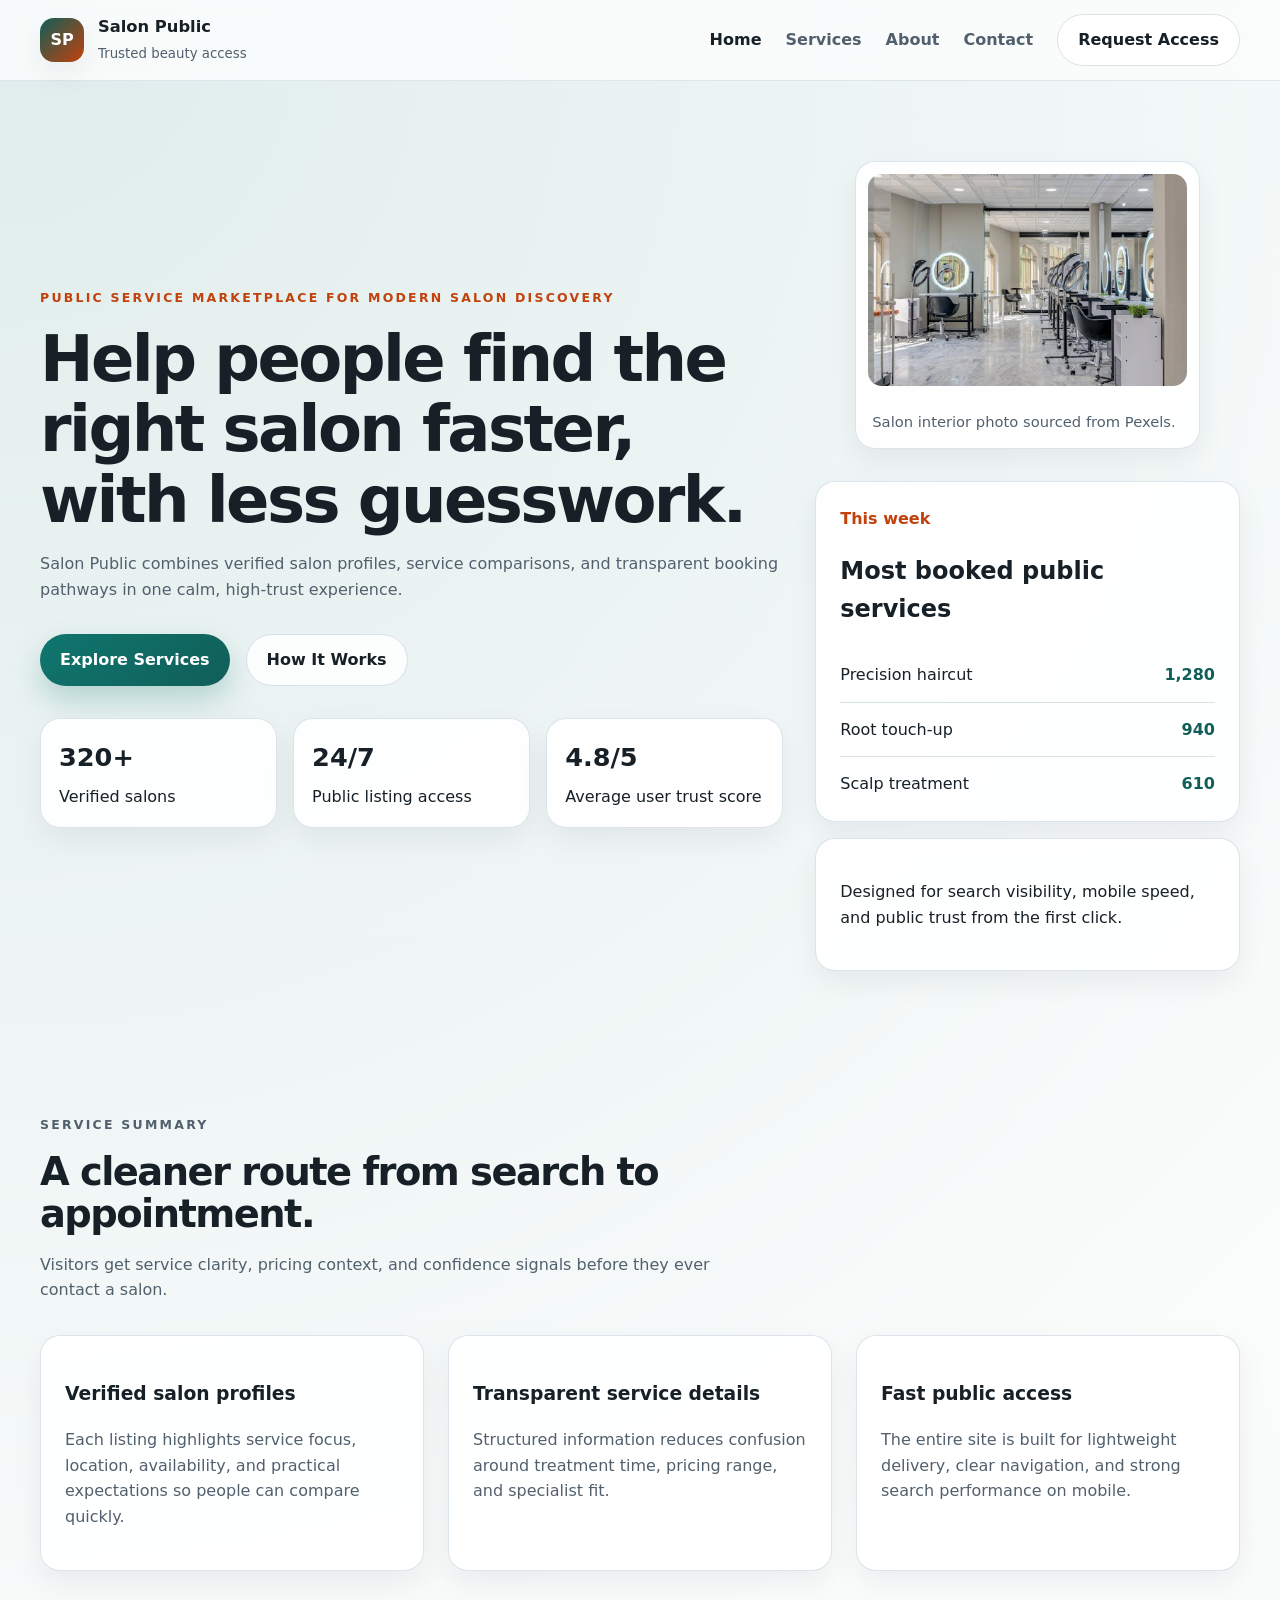
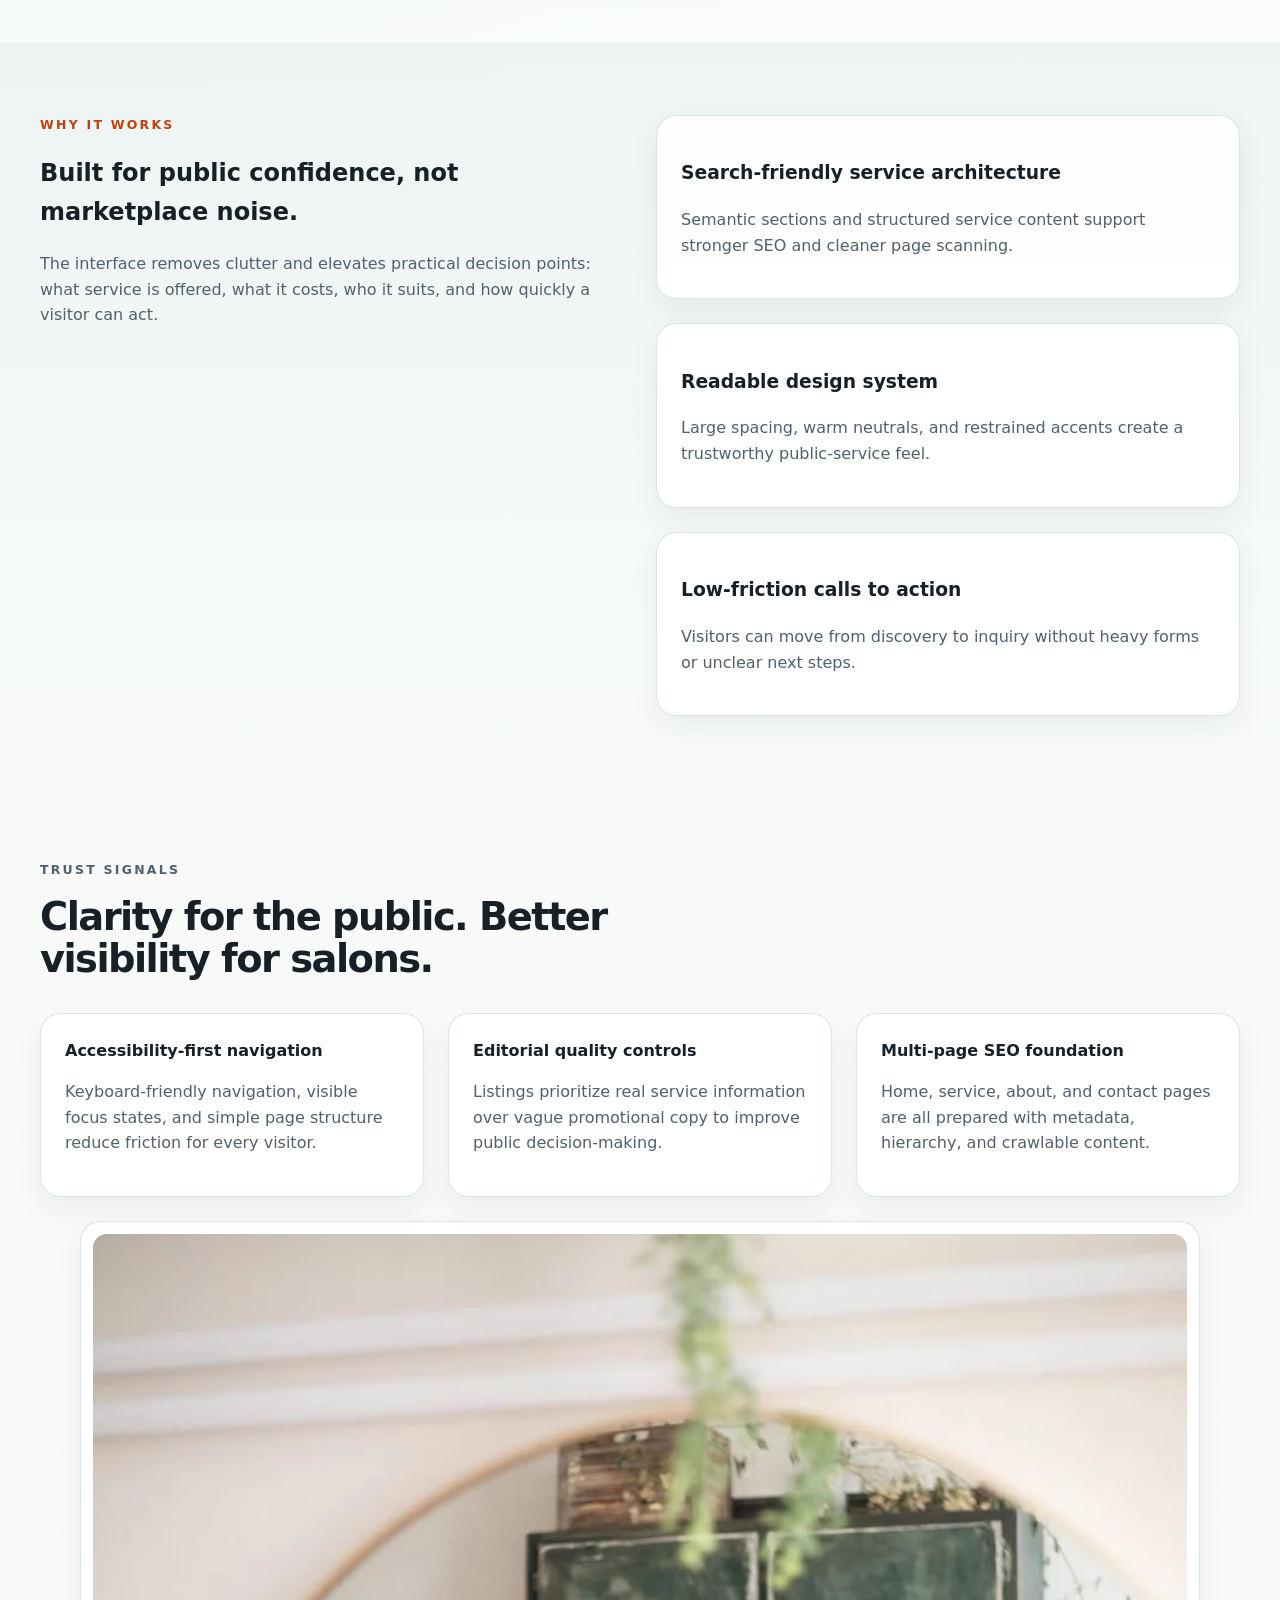
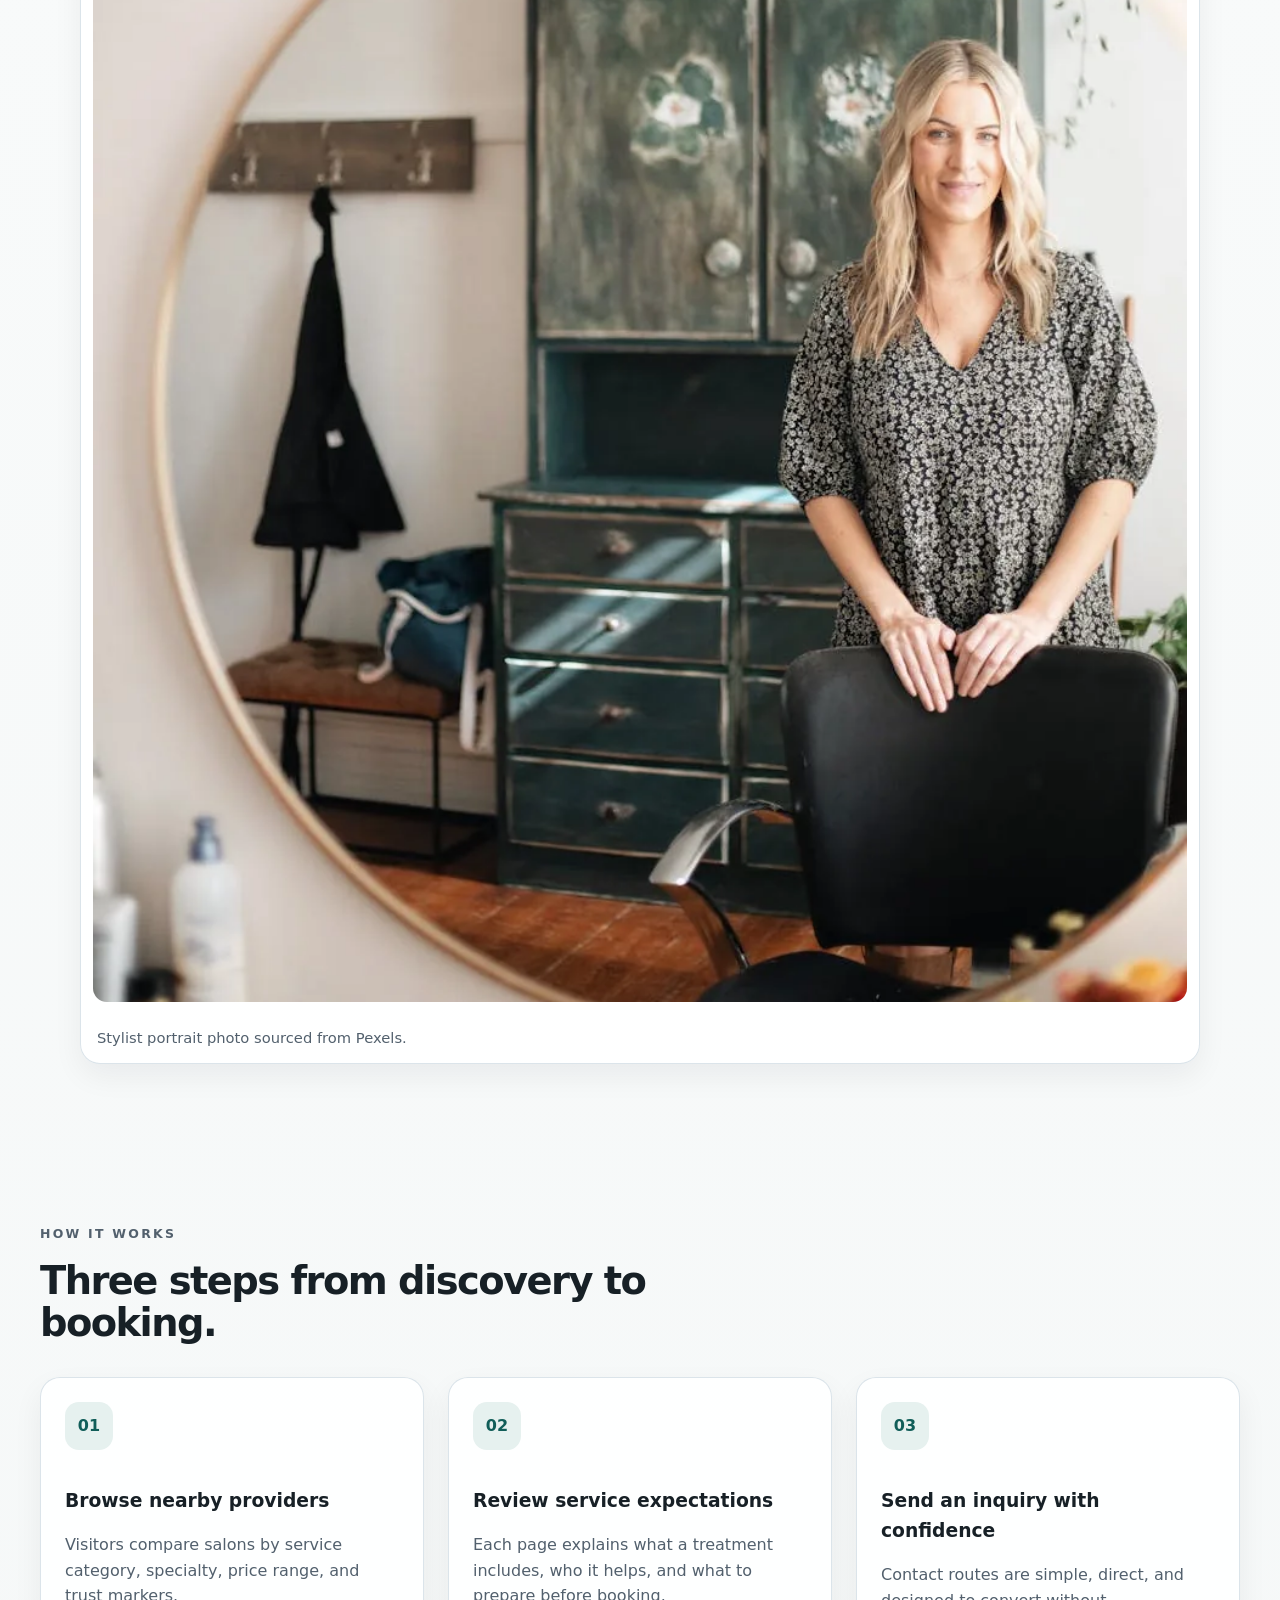
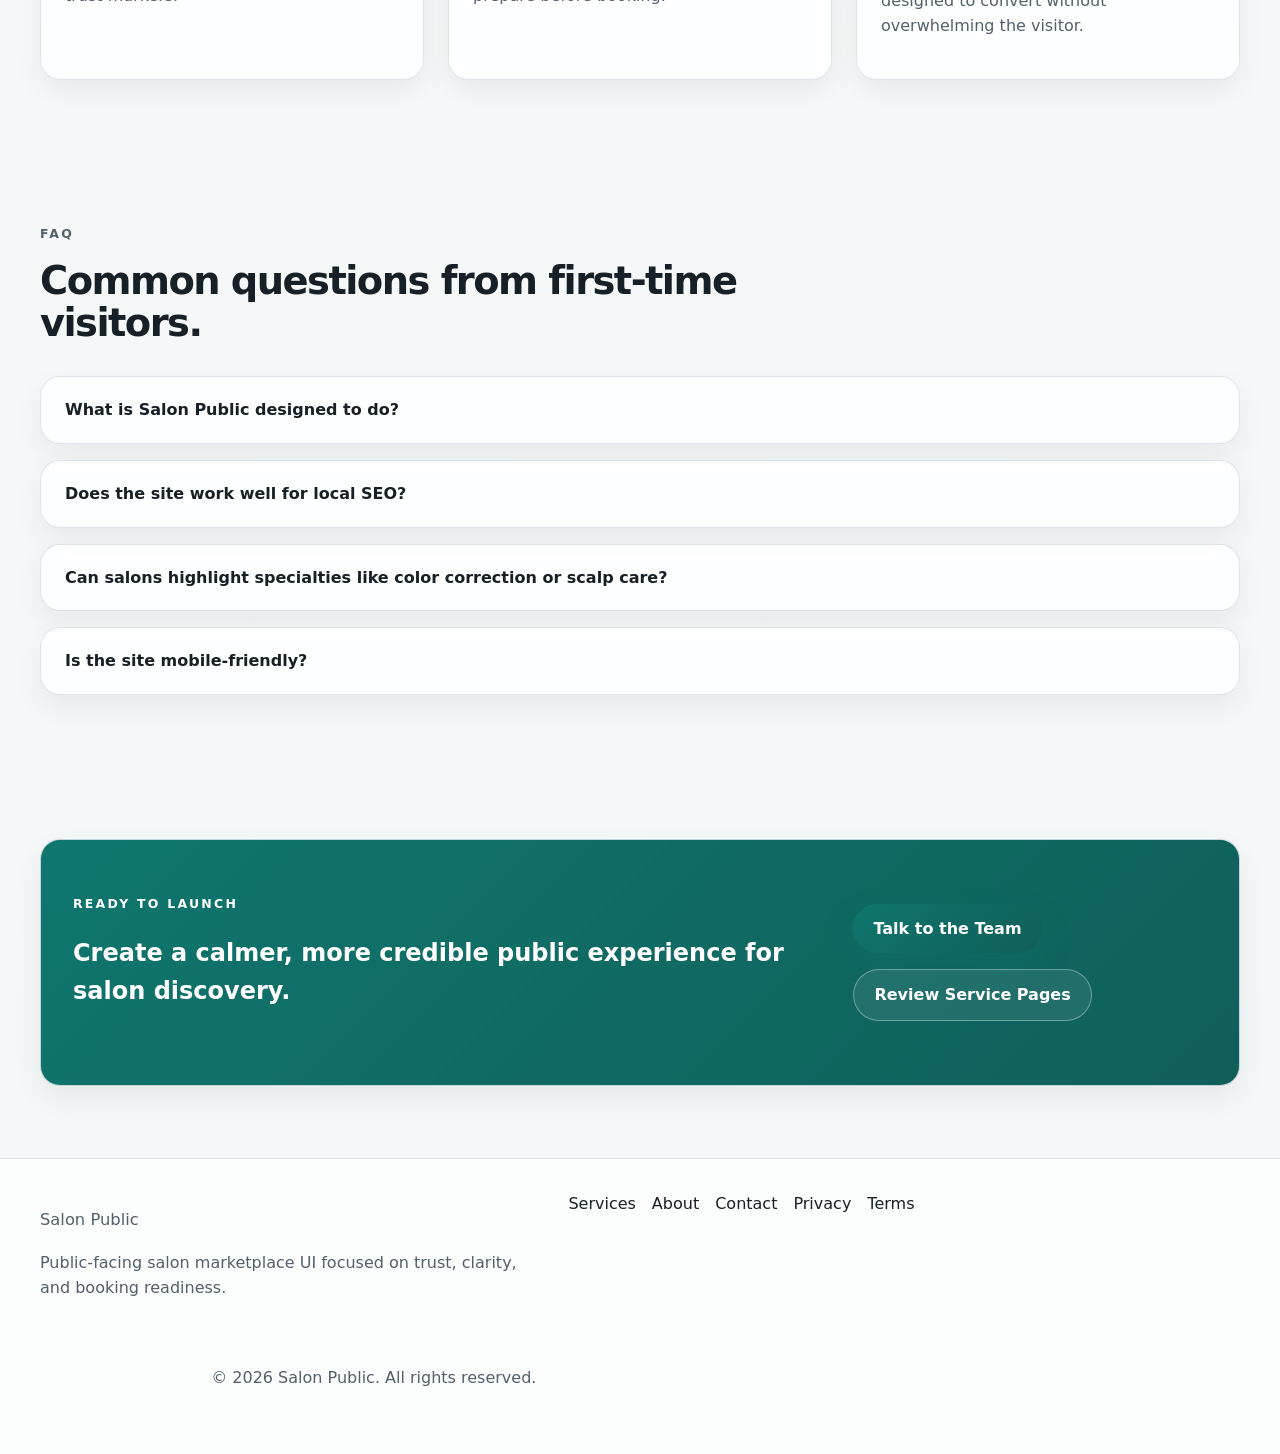
<file: index.html>
<!DOCTYPE html>
<html lang="en">
<head>
  <meta charset="UTF-8">
  <meta name="viewport" content="width=device-width, initial-scale=1.0">
  <title>Salon Public | Discover Trusted Hair Services</title>
  <meta name="description" content="Find trusted salons, compare hair services, and move from search to booking with a clear public-facing salon marketplace.">
  <link rel="canonical" href="https://salon-public.example/">
  <meta property="og:type" content="website">
  <meta property="og:title" content="Salon Public | Discover Trusted Hair Services">
  <meta property="og:description" content="Search, compare, and connect with verified salons through a fast, trustworthy public service website.">
  <meta property="og:url" content="https://salon-public.example/">
  <meta property="og:image" content="https://salon-public.example/assets/images/og-cover.svg">
  <meta property="og:image:alt" content="Salon Public public website preview">
  <meta name="twitter:card" content="summary_large_image">
  <meta name="twitter:title" content="Salon Public | Discover Trusted Hair Services">
  <meta name="twitter:description" content="Search, compare, and connect with verified salons through a fast, trustworthy public service website.">
  <meta name="twitter:image" content="https://salon-public.example/assets/images/og-cover.svg">
  <meta name="theme-color" content="#0f766e">
  <link rel="icon" href="assets/icons/favicon.svg" type="image/svg+xml">
  <link rel="manifest" href="site.webmanifest">
  <link rel="stylesheet" href="assets/css/styles.css">
  <script type="application/ld+json">
    {
      "@context": "https://schema.org",
      "@type": "Service",
      "name": "Salon Public",
      "serviceType": "Hair salon discovery and booking support",
      "provider": {
        "@type": "Organization",
        "name": "Salon Public"
      },
      "areaServed": "United States",
      "description": "A public-facing salon marketplace that helps visitors compare trusted hair services, pricing, and availability."
    }
  </script>
</head>
<body>
  <a class="skip-link" href="#main-content">Skip to content</a>
  <header class="site-header" id="top">
    <div class="container nav-container">
      <a class="brand-mark" href="index.html" aria-label="Salon Public home">
        <span class="brand-mark__badge">SP</span>
        <span>
          <strong>Salon Public</strong>
          <small>Trusted beauty access</small>
        </span>
      </a>
      <button class="menu-toggle" type="button" aria-expanded="false" aria-controls="site-navigation">
        <span></span>
        <span></span>
        <span></span>
        <span class="sr-only">Toggle navigation</span>
      </button>
      <nav class="main-nav" id="site-navigation" aria-label="Primary">
        <a href="index.html" aria-current="page">Home</a>
        <a href="pages/service.html">Services</a>
        <a href="pages/about.html">About</a>
        <a href="pages/contact.html">Contact</a>
        <a class="btn-secondary nav-cta" href="pages/contact.html">Request Access</a>
      </nav>
    </div>
  </header>

  <main id="main-content">
    <section class="hero hero-home">
      <div class="container hero-layout">
        <div class="hero-copy">
          <p class="eyebrow">Public service marketplace for modern salon discovery</p>
          <h1>Help people find the right salon faster, with less guesswork.</h1>
          <p class="hero-subtitle">Salon Public combines verified salon profiles, service comparisons, and transparent booking pathways in one calm, high-trust experience.</p>
          <div class="hero-actions">
            <a class="btn-primary" href="pages/service.html">Explore Services</a>
            <a class="btn-secondary" href="pages/about.html">How It Works</a>
          </div>
          <ul class="hero-stats" aria-label="Marketplace highlights">
            <li><strong>320+</strong><span>Verified salons</span></li>
            <li><strong>24/7</strong><span>Public listing access</span></li>
            <li><strong>4.8/5</strong><span>Average user trust score</span></li>
          </ul>
        </div>
        <div class="hero-panel" aria-label="Service overview">
          <figure class="photo-card">
            <img src="assets/images/salon-interior.webp" alt="Bright modern hair salon interior with styling chairs and illuminated mirrors." width="900" height="617" decoding="async" fetchpriority="high">
            <figcaption>Salon interior photo sourced from Pexels.</figcaption>
          </figure>
          <div class="hero-panel__card">
            <p class="panel-label">This week</p>
            <h2>Most booked public services</h2>
            <ul class="service-ticker">
              <li><span>Precision haircut</span><strong>1,280</strong></li>
              <li><span>Root touch-up</span><strong>940</strong></li>
              <li><span>Scalp treatment</span><strong>610</strong></li>
            </ul>
          </div>
          <div class="hero-panel__note">
            <p>Designed for search visibility, mobile speed, and public trust from the first click.</p>
          </div>
        </div>
      </div>
    </section>

    <section class="section brand-summary">
      <div class="container">
        <div class="section-heading">
          <p class="eyebrow">Service summary</p>
          <h2>A cleaner route from search to appointment.</h2>
          <p>Visitors get service clarity, pricing context, and confidence signals before they ever contact a salon.</p>
        </div>
        <div class="grid grid-3">
          <article class="feature-card">
            <h3>Verified salon profiles</h3>
            <p>Each listing highlights service focus, location, availability, and practical expectations so people can compare quickly.</p>
          </article>
          <article class="feature-card">
            <h3>Transparent service details</h3>
            <p>Structured information reduces confusion around treatment time, pricing range, and specialist fit.</p>
          </article>
          <article class="feature-card">
            <h3>Fast public access</h3>
            <p>The entire site is built for lightweight delivery, clear navigation, and strong search performance on mobile.</p>
          </article>
        </div>
      </div>
    </section>

    <section class="section surface-section">
      <div class="container split-section">
        <div>
          <p class="eyebrow">Why it works</p>
          <h2>Built for public confidence, not marketplace noise.</h2>
          <p class="section-lead">The interface removes clutter and elevates practical decision points: what service is offered, what it costs, who it suits, and how quickly a visitor can act.</p>
        </div>
        <div class="info-stack">
          <article class="info-card">
            <h3>Search-friendly service architecture</h3>
            <p>Semantic sections and structured service content support stronger SEO and cleaner page scanning.</p>
          </article>
          <article class="info-card">
            <h3>Readable design system</h3>
            <p>Large spacing, warm neutrals, and restrained accents create a trustworthy public-service feel.</p>
          </article>
          <article class="info-card">
            <h3>Low-friction calls to action</h3>
            <p>Visitors can move from discovery to inquiry without heavy forms or unclear next steps.</p>
          </article>
        </div>
      </div>
    </section>

    <section class="section trust-section">
      <div class="container">
        <div class="section-heading">
          <p class="eyebrow">Trust signals</p>
          <h2>Clarity for the public. Better visibility for salons.</h2>
        </div>
        <div class="trust-grid">
          <article class="trust-card">
            <strong>Accessibility-first navigation</strong>
            <p>Keyboard-friendly navigation, visible focus states, and simple page structure reduce friction for every visitor.</p>
          </article>
          <article class="trust-card">
            <strong>Editorial quality controls</strong>
            <p>Listings prioritize real service information over vague promotional copy to improve public decision-making.</p>
          </article>
          <article class="trust-card">
            <strong>Multi-page SEO foundation</strong>
            <p>Home, service, about, and contact pages are all prepared with metadata, hierarchy, and crawlable content.</p>
          </article>
        </div>
        <figure class="photo-card photo-card--portrait" style="margin-top: 24px;">
          <img src="assets/images/stylist-mirror.webp" alt="Salon professional reflected in a large round mirror inside a warm studio." loading="lazy" decoding="async" width="900" height="1350">
          <figcaption>Stylist portrait photo sourced from Pexels.</figcaption>
        </figure>
      </div>
    </section>

    <section class="section process-section">
      <div class="container">
        <div class="section-heading">
          <p class="eyebrow">How it works</p>
          <h2>Three steps from discovery to booking.</h2>
        </div>
        <div class="process-grid">
          <article class="process-step">
            <span>01</span>
            <h3>Browse nearby providers</h3>
            <p>Visitors compare salons by service category, specialty, price range, and trust markers.</p>
          </article>
          <article class="process-step">
            <span>02</span>
            <h3>Review service expectations</h3>
            <p>Each page explains what a treatment includes, who it helps, and what to prepare before booking.</p>
          </article>
          <article class="process-step">
            <span>03</span>
            <h3>Send an inquiry with confidence</h3>
            <p>Contact routes are simple, direct, and designed to convert without overwhelming the visitor.</p>
          </article>
        </div>
      </div>
    </section>

    <section class="section faq-section">
      <div class="container">
        <div class="section-heading">
          <p class="eyebrow">FAQ</p>
          <h2>Common questions from first-time visitors.</h2>
        </div>
        <div class="faq-list">
          <details class="faq-item">
            <summary>What is Salon Public designed to do?</summary>
            <p>It helps people discover reliable salons and compare practical service details before making contact or booking.</p>
          </details>
          <details class="faq-item">
            <summary>Does the site work well for local SEO?</summary>
            <p>Yes. The structure is semantic, lightweight, and ready for service-specific and location-based search targeting.</p>
          </details>
          <details class="faq-item">
            <summary>Can salons highlight specialties like color correction or scalp care?</summary>
            <p>Yes. The service architecture is intended to separate core treatments, specialists, and fit indicators clearly.</p>
          </details>
          <details class="faq-item">
            <summary>Is the site mobile-friendly?</summary>
            <p>Yes. Layouts are responsive by default, navigation collapses cleanly, and content remains readable on small screens.</p>
          </details>
        </div>
      </div>
    </section>

    <section class="section cta-section">
      <div class="container cta-card">
        <div>
          <p class="eyebrow">Ready to launch</p>
          <h2>Create a calmer, more credible public experience for salon discovery.</h2>
        </div>
        <div class="cta-actions">
          <a class="btn-primary" href="pages/contact.html">Talk to the Team</a>
          <a class="btn-secondary" href="pages/service.html">Review Service Pages</a>
        </div>
      </div>
    </section>
  </main>

  <footer class="site-footer">
    <div class="container footer-layout">
      <div>
        <p class="footer-brand">Salon Public</p>
        <p>Public-facing salon marketplace UI focused on trust, clarity, and booking readiness.</p>
      </div>
      <nav class="footer-nav" aria-label="Footer">
        <a href="pages/service.html">Services</a>
        <a href="pages/about.html">About</a>
        <a href="pages/contact.html">Contact</a>
        <a href="pages/privacy.html">Privacy</a>
        <a href="pages/terms.html">Terms</a>
      </nav>
      <p class="footer-meta">&copy; <span data-year></span> Salon Public. All rights reserved.</p>
    </div>
  </footer>

  <script src="assets/js/site-data.js"></script>
  <script src="assets/js/main.js" defer></script>
</body>
</html>
</file>
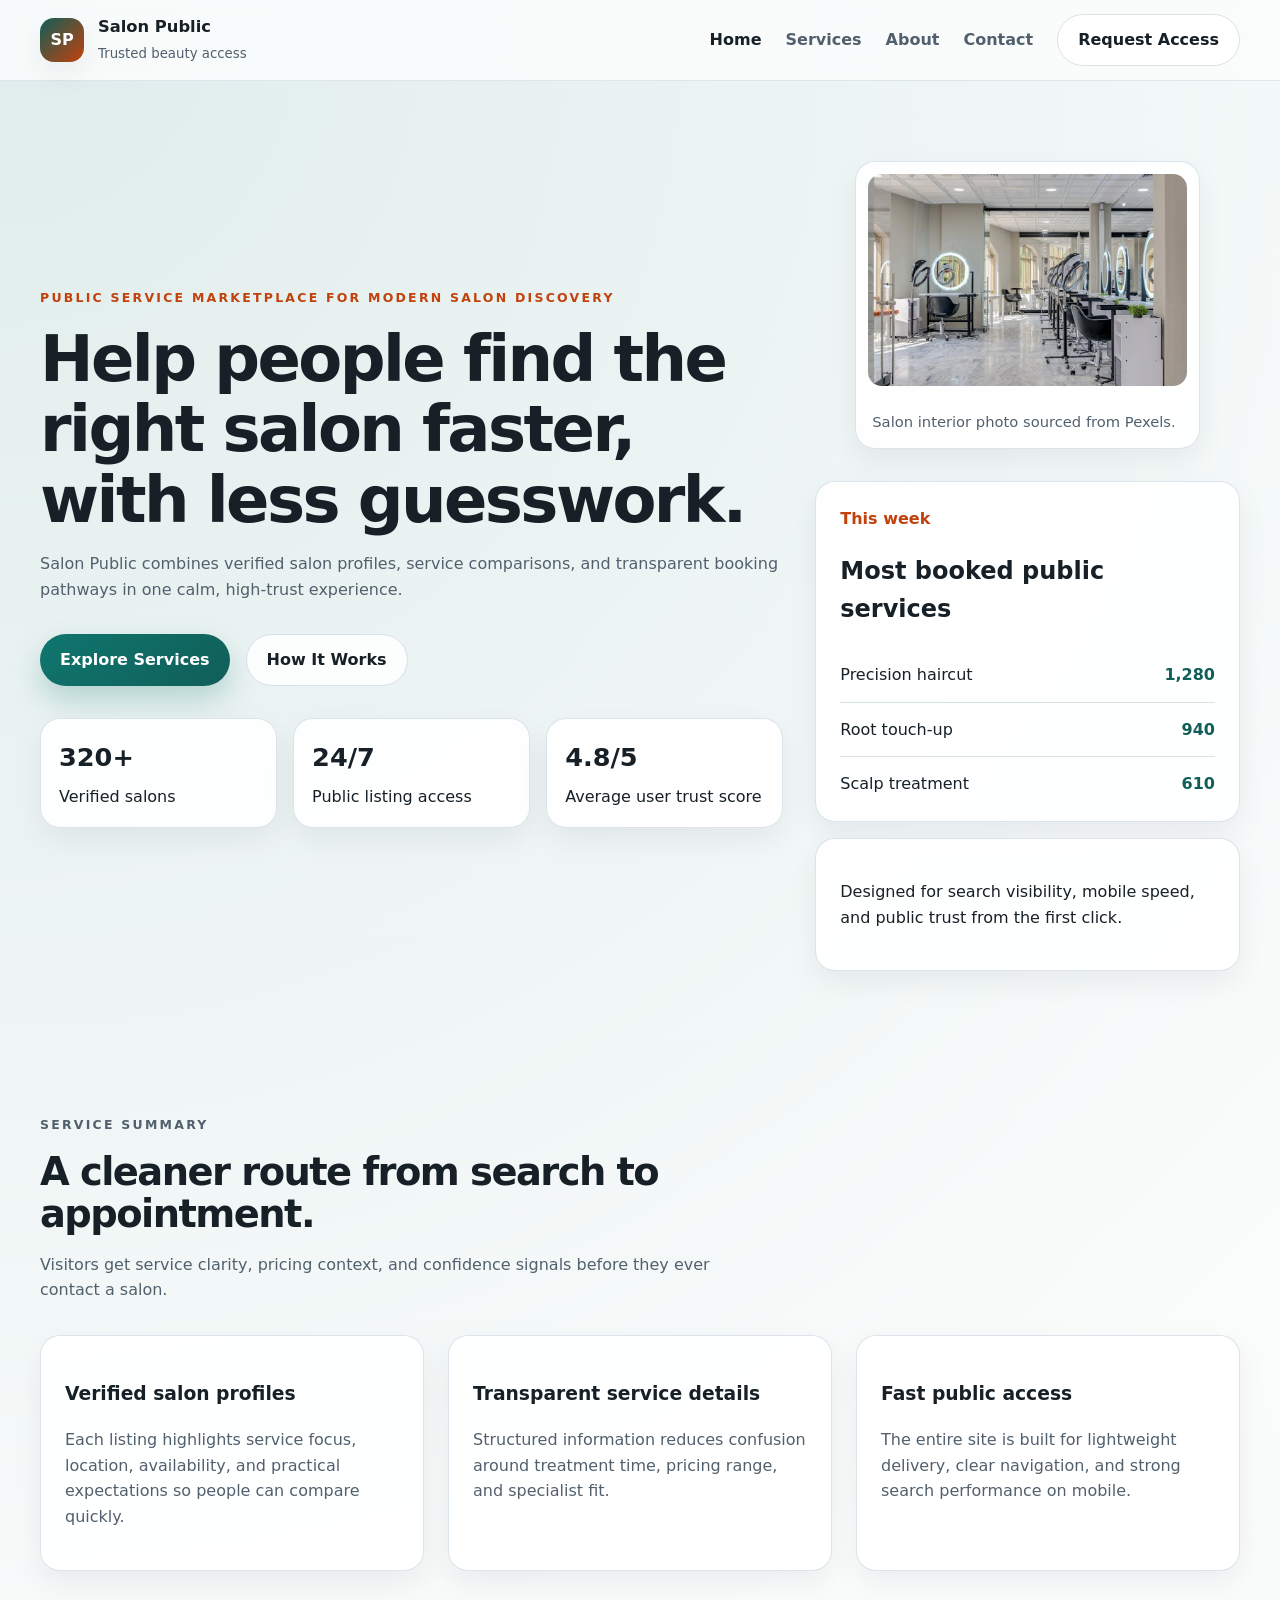
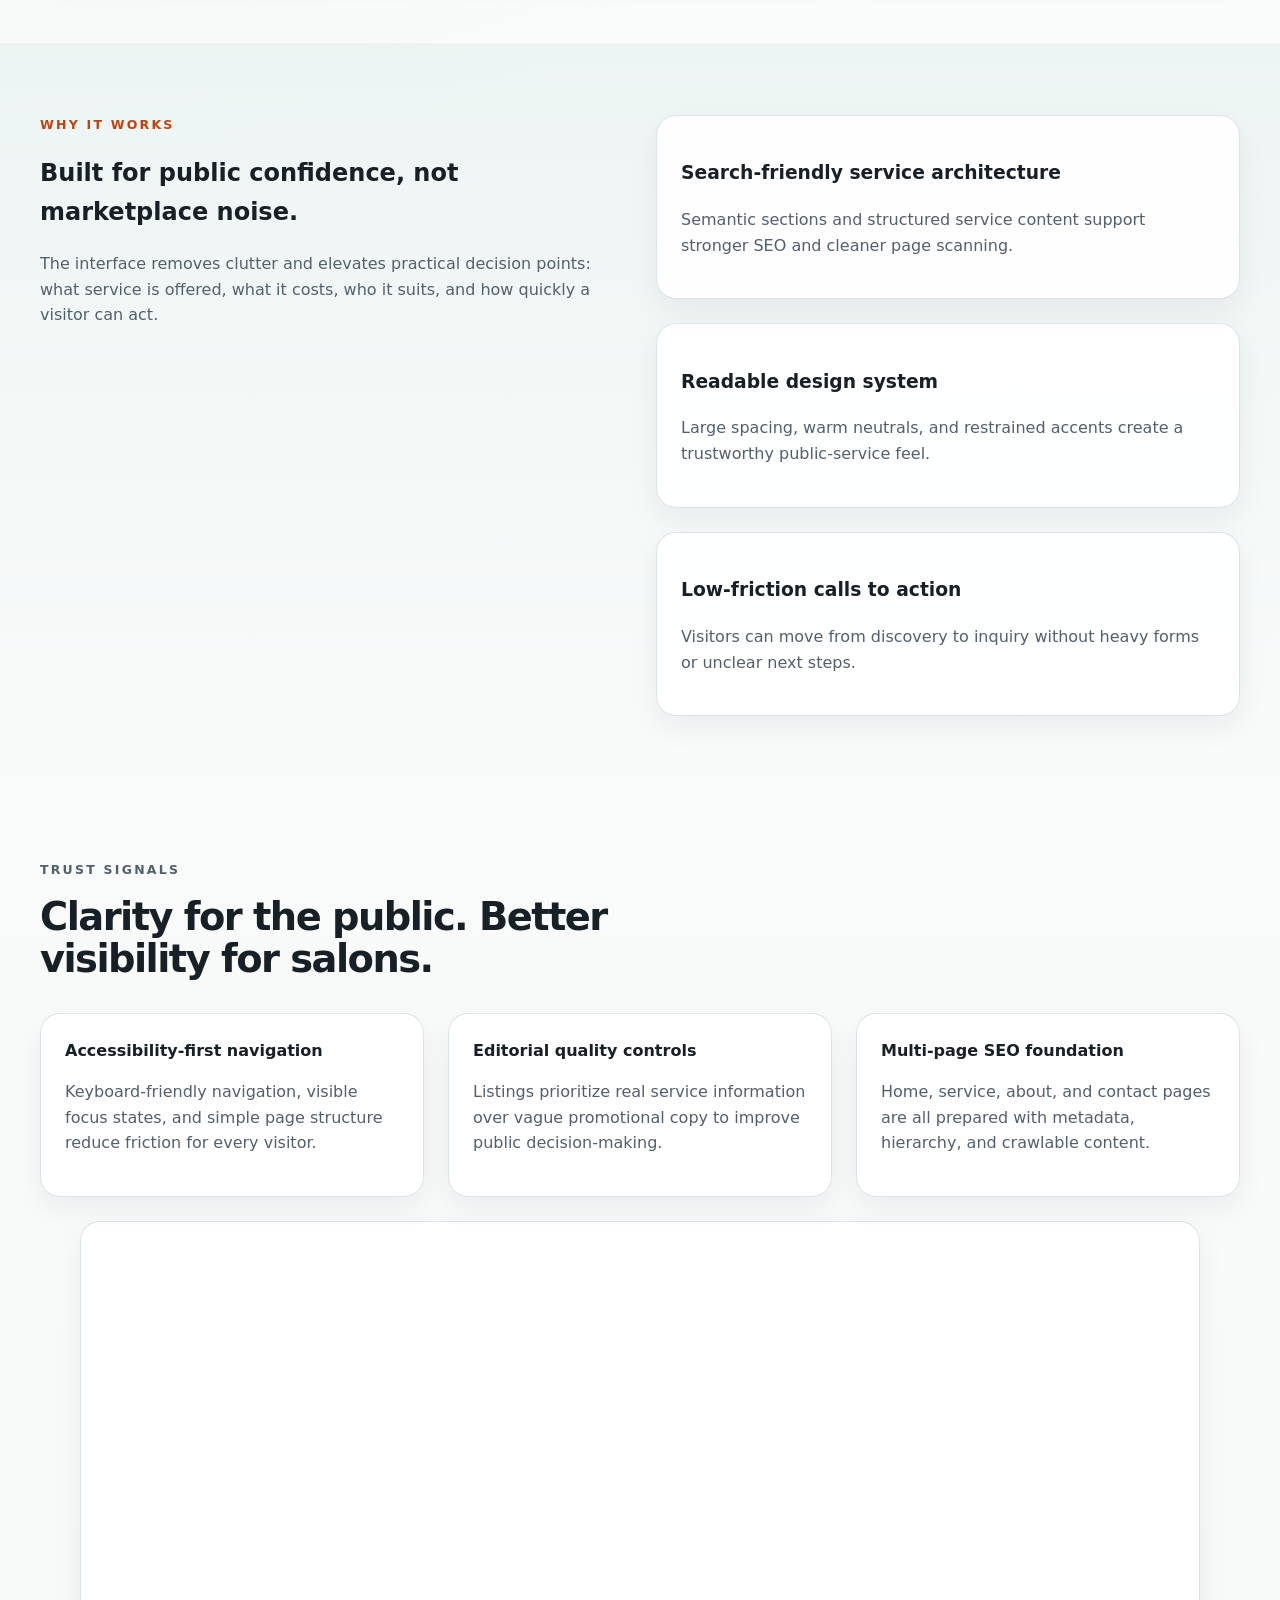
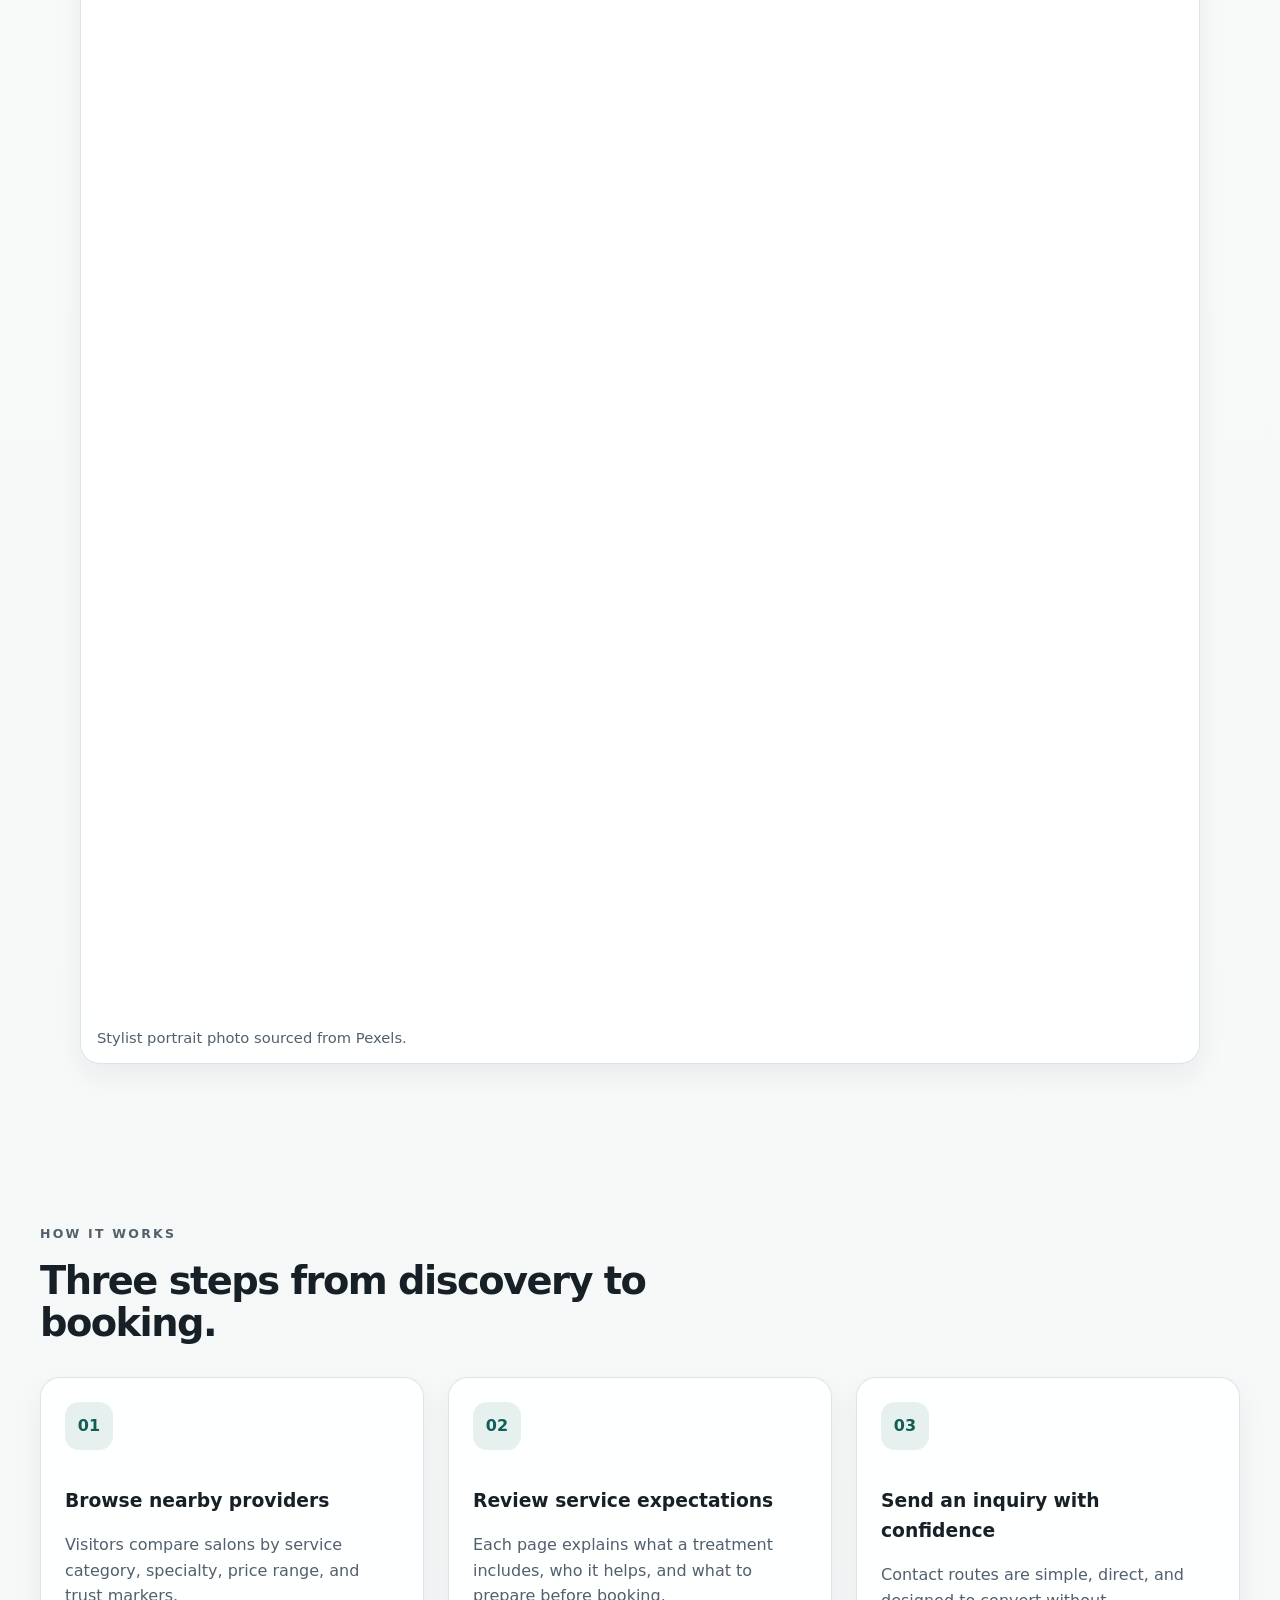
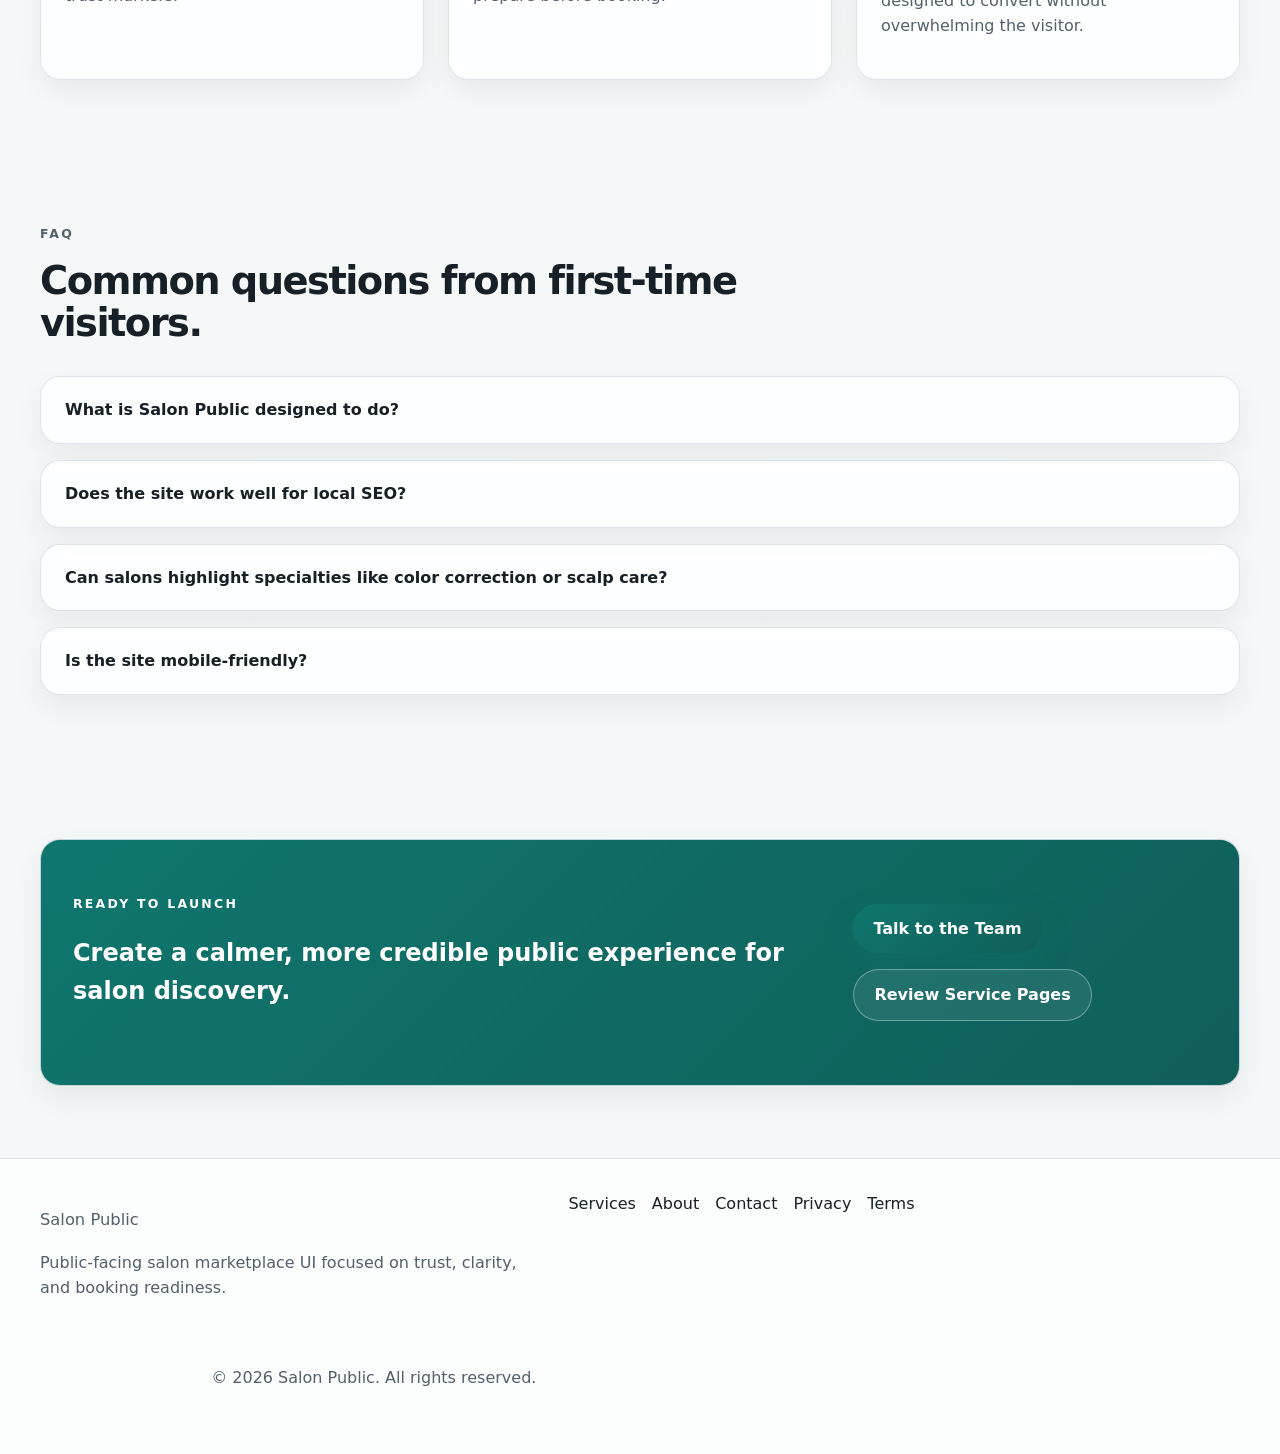
<file: public/index.html>
<!DOCTYPE html>
<html lang="en">
<head>
  <meta charset="UTF-8">
  <meta http-equiv="refresh" content="0; url=../index.html">
  <meta name="viewport" content="width=device-width, initial-scale=1.0">
  <title>Salon Public</title>
  <meta name="robots" content="noindex, follow">
  <link rel="canonical" href="https://salon-public.example/">
</head>
<body>
  <p><a href="../index.html">Go to the homepage</a></p>
</body>
</html>
</file>
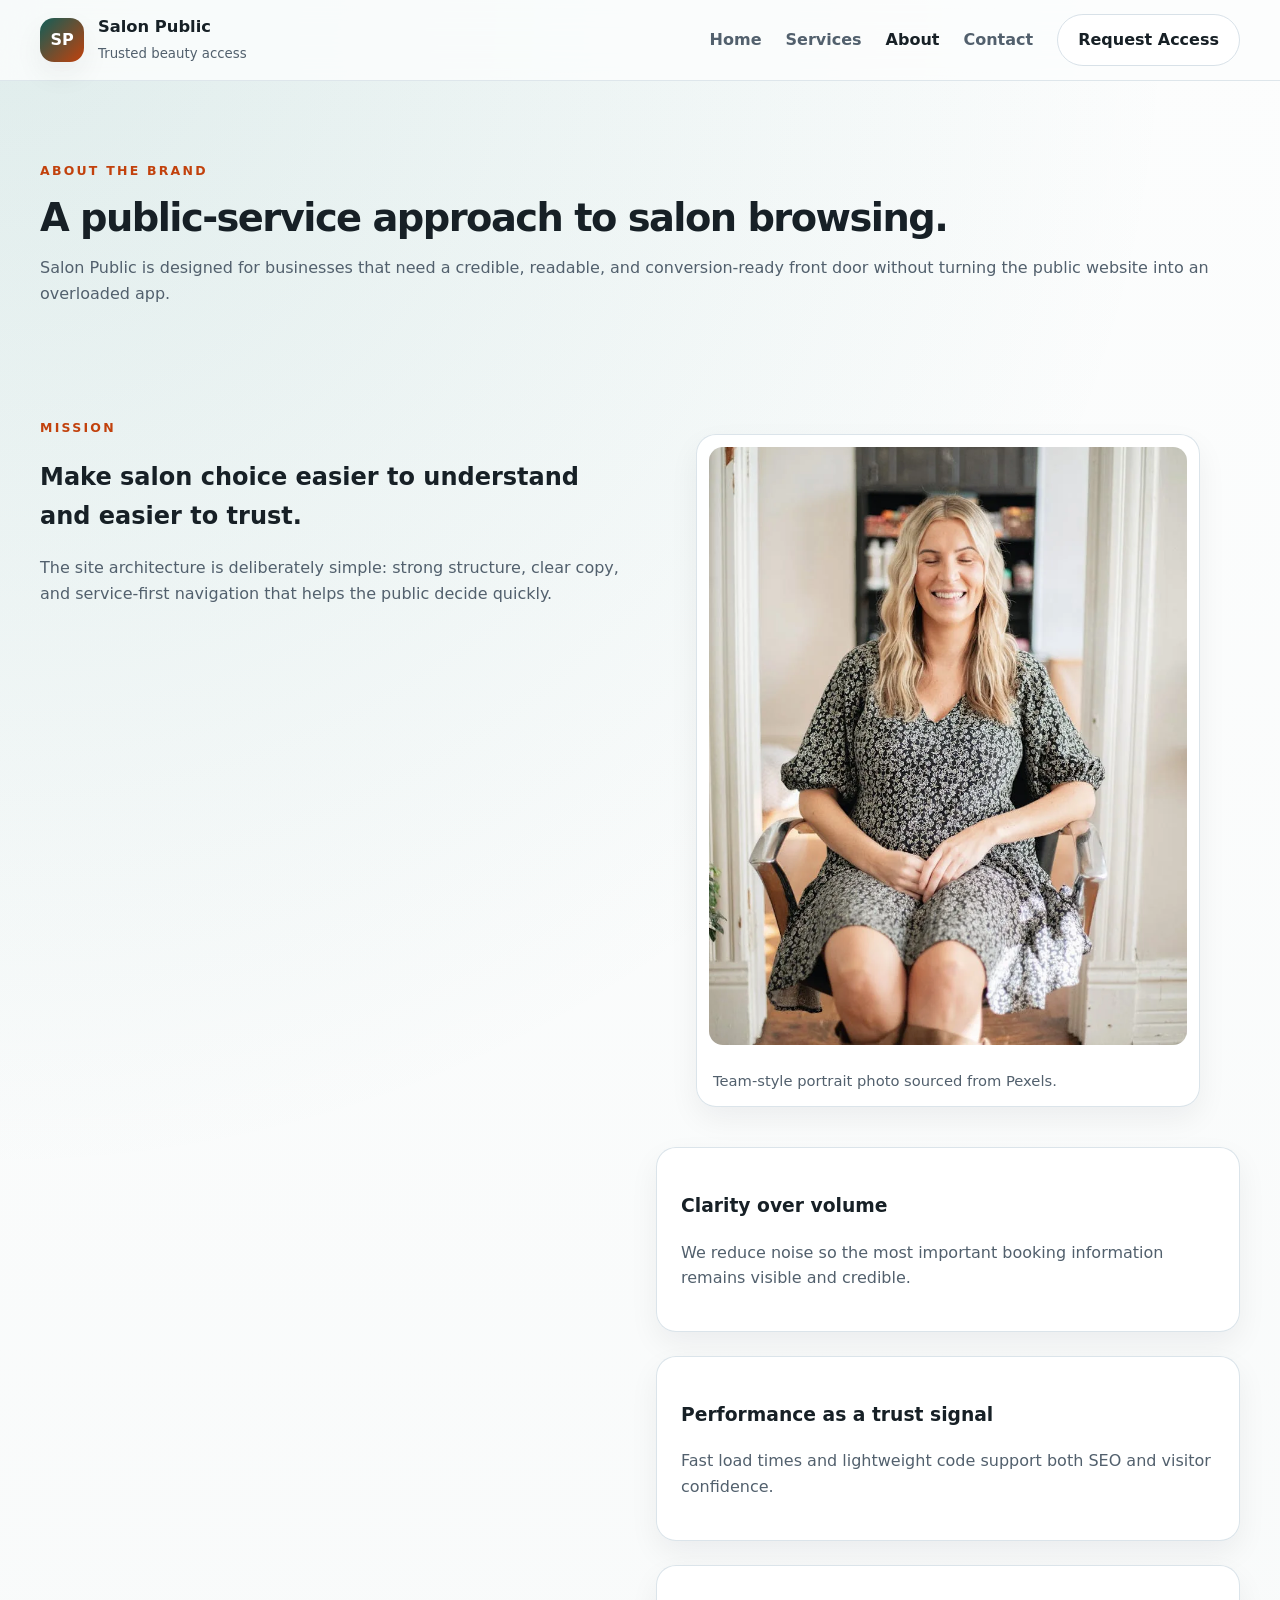
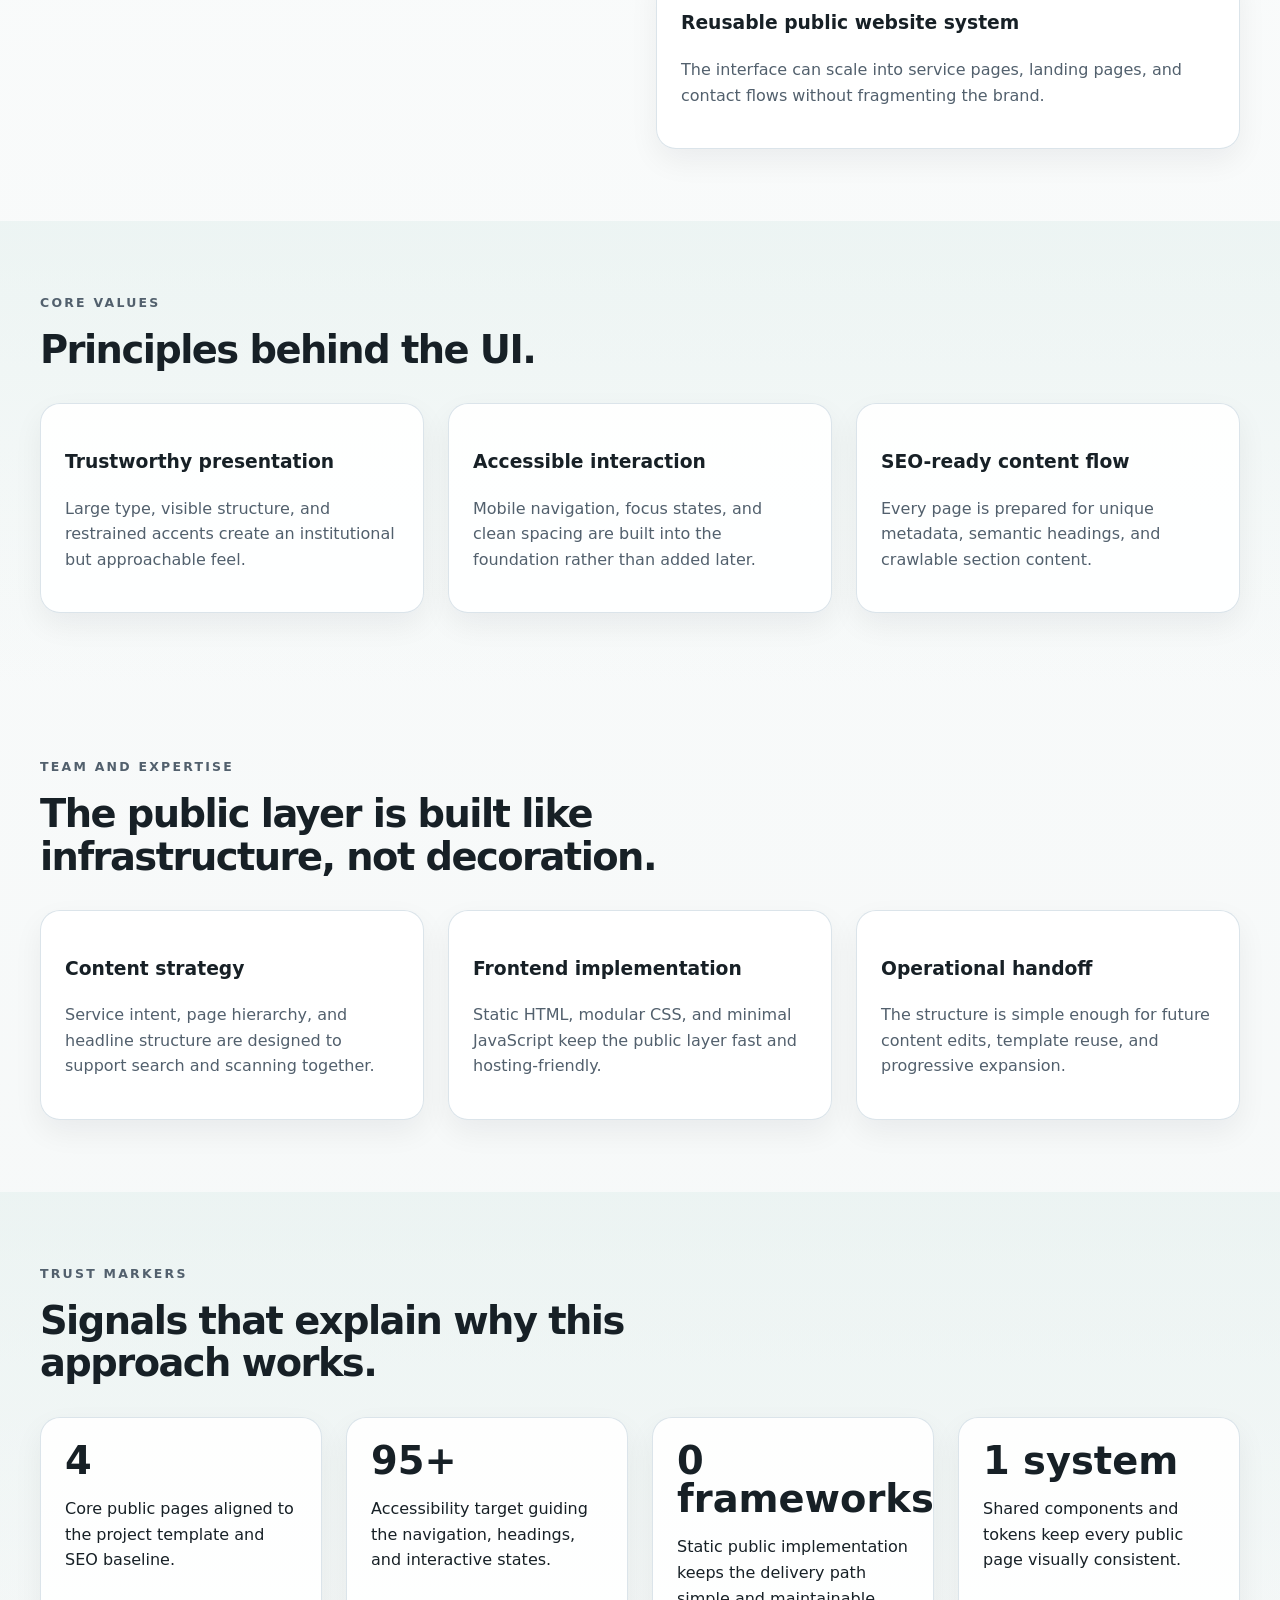
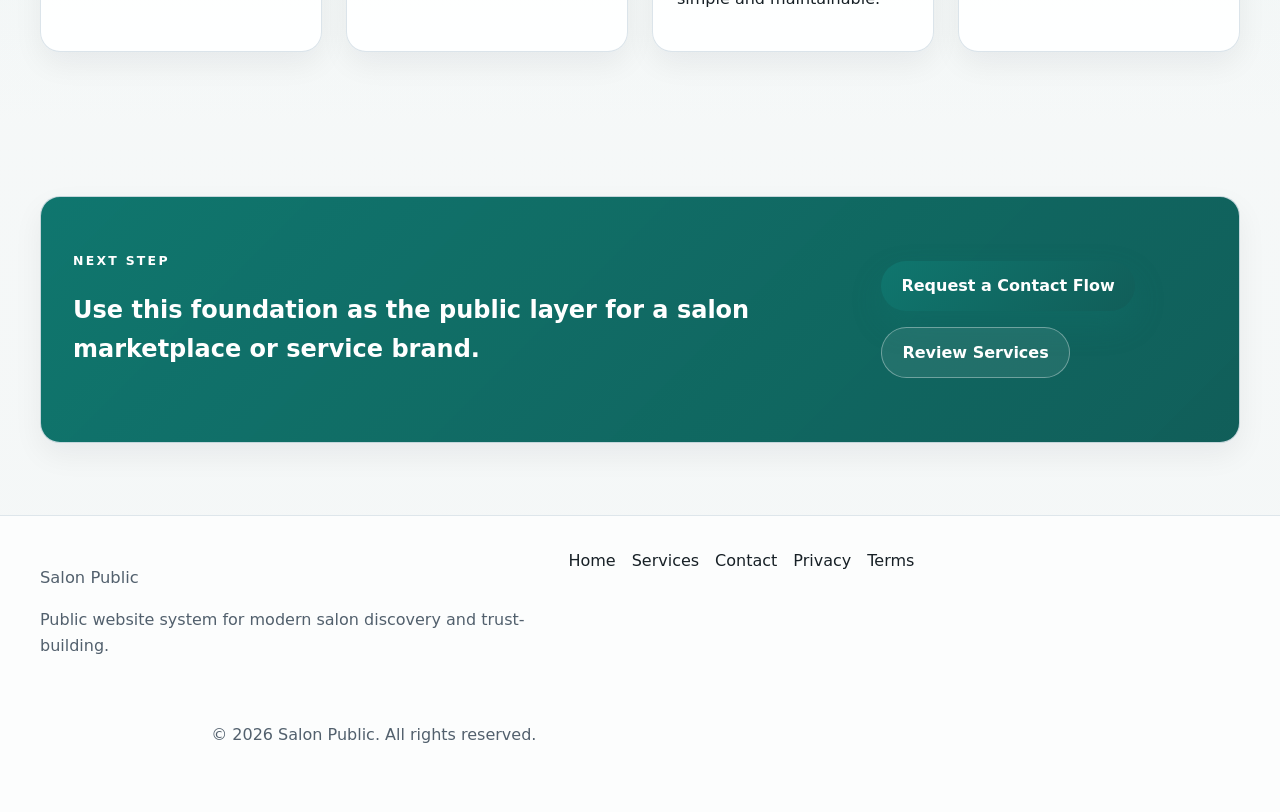
<file: pages/about.html>
<!DOCTYPE html>
<html lang="en">
<head>
  <meta charset="UTF-8">
  <meta name="viewport" content="width=device-width, initial-scale=1.0">
  <title>About Salon Public | Trustworthy Hair Discovery</title>
  <meta name="description" content="Learn how Salon Public uses clean structure, readable design, and verified service detail to improve salon discovery and trust.">
  <link rel="canonical" href="https://salon-public.example/pages/about.html">
  <meta property="og:type" content="website">
  <meta property="og:title" content="About Salon Public | Trustworthy Hair Discovery">
  <meta property="og:description" content="A public website approach centered on practical salon information, SEO readiness, and visitor confidence.">
  <meta property="og:url" content="https://salon-public.example/pages/about.html">
  <meta property="og:image" content="https://salon-public.example/assets/images/og-cover.svg">
  <meta property="og:image:alt" content="Salon Public public website preview">
  <meta name="twitter:card" content="summary_large_image">
  <meta name="twitter:title" content="About Salon Public | Trustworthy Hair Discovery">
  <meta name="twitter:description" content="A public website approach centered on practical salon information, SEO readiness, and visitor confidence.">
  <meta name="twitter:image" content="https://salon-public.example/assets/images/og-cover.svg">
  <meta name="theme-color" content="#0f766e">
  <link rel="icon" href="../assets/icons/favicon.svg" type="image/svg+xml">
  <link rel="manifest" href="../site.webmanifest">
  <link rel="stylesheet" href="../assets/css/styles.css">
  <script type="application/ld+json">
    {
      "@context": "https://schema.org",
      "@type": "AboutPage",
      "name": "About Salon Public",
      "description": "An overview of the Salon Public brand, mission, and public website philosophy.",
      "url": "https://salon-public.example/pages/about.html"
    }
  </script>
</head>
<body>
  <a class="skip-link" href="#main-content">Skip to content</a>
  <header class="site-header">
    <div class="container nav-container">
      <a class="brand-mark" href="../index.html" aria-label="Salon Public home">
        <span class="brand-mark__badge">SP</span>
        <span>
          <strong>Salon Public</strong>
          <small>Trusted beauty access</small>
        </span>
      </a>
      <button class="menu-toggle" type="button" aria-expanded="false" aria-controls="site-navigation">
        <span></span>
        <span></span>
        <span></span>
        <span class="sr-only">Toggle navigation</span>
      </button>
      <nav class="main-nav" id="site-navigation" aria-label="Primary">
        <a href="../index.html">Home</a>
        <a href="service.html">Services</a>
        <a href="about.html" aria-current="page">About</a>
        <a href="contact.html">Contact</a>
        <a class="btn-secondary nav-cta" href="contact.html">Request Access</a>
      </nav>
    </div>
  </header>

  <main id="main-content">
    <section class="page-hero">
      <div class="container">
        <p class="eyebrow">About the brand</p>
        <h1>A public-service approach to salon browsing.</h1>
        <p class="section-lead">Salon Public is designed for businesses that need a credible, readable, and conversion-ready front door without turning the public website into an overloaded app.</p>
      </div>
    </section>

    <section class="section">
      <div class="container split-section">
        <div>
          <p class="eyebrow">Mission</p>
          <h2>Make salon choice easier to understand and easier to trust.</h2>
          <p class="section-lead">The site architecture is deliberately simple: strong structure, clear copy, and service-first navigation that helps the public decide quickly.</p>
        </div>
        <div class="info-stack">
          <figure class="photo-card photo-card--portrait">
            <img src="../assets/images/stylist-portrait.webp" alt="Smiling salon professional seated in a bright studio space." loading="lazy" decoding="async" width="800" height="1200">
            <figcaption>Team-style portrait photo sourced from Pexels.</figcaption>
          </figure>
          <article class="info-card">
            <h3>Clarity over volume</h3>
            <p>We reduce noise so the most important booking information remains visible and credible.</p>
          </article>
          <article class="info-card">
            <h3>Performance as a trust signal</h3>
            <p>Fast load times and lightweight code support both SEO and visitor confidence.</p>
          </article>
          <article class="info-card">
            <h3>Reusable public website system</h3>
            <p>The interface can scale into service pages, landing pages, and contact flows without fragmenting the brand.</p>
          </article>
        </div>
      </div>
    </section>

    <section class="section surface-section">
      <div class="container">
        <div class="section-heading">
          <p class="eyebrow">Core values</p>
          <h2>Principles behind the UI.</h2>
        </div>
        <div class="grid grid-3">
          <article class="feature-card">
            <h3>Trustworthy presentation</h3>
            <p>Large type, visible structure, and restrained accents create an institutional but approachable feel.</p>
          </article>
          <article class="feature-card">
            <h3>Accessible interaction</h3>
            <p>Mobile navigation, focus states, and clean spacing are built into the foundation rather than added later.</p>
          </article>
          <article class="feature-card">
            <h3>SEO-ready content flow</h3>
            <p>Every page is prepared for unique metadata, semantic headings, and crawlable section content.</p>
          </article>
        </div>
      </div>
    </section>

    <section class="section">
      <div class="container">
        <div class="section-heading">
          <p class="eyebrow">Team and expertise</p>
          <h2>The public layer is built like infrastructure, not decoration.</h2>
        </div>
        <div class="grid grid-3">
          <article class="info-card">
            <h3>Content strategy</h3>
            <p>Service intent, page hierarchy, and headline structure are designed to support search and scanning together.</p>
          </article>
          <article class="info-card">
            <h3>Frontend implementation</h3>
            <p>Static HTML, modular CSS, and minimal JavaScript keep the public layer fast and hosting-friendly.</p>
          </article>
          <article class="info-card">
            <h3>Operational handoff</h3>
            <p>The structure is simple enough for future content edits, template reuse, and progressive expansion.</p>
          </article>
        </div>
      </div>
    </section>

    <section class="section surface-section">
      <div class="container">
        <div class="section-heading">
          <p class="eyebrow">Trust markers</p>
          <h2>Signals that explain why this approach works.</h2>
        </div>
        <div class="metric-grid">
          <article class="metric-card">
            <strong>4</strong>
            <p>Core public pages aligned to the project template and SEO baseline.</p>
          </article>
          <article class="metric-card">
            <strong>95+</strong>
            <p>Accessibility target guiding the navigation, headings, and interactive states.</p>
          </article>
          <article class="metric-card">
            <strong>0 frameworks</strong>
            <p>Static public implementation keeps the delivery path simple and maintainable.</p>
          </article>
          <article class="metric-card">
            <strong>1 system</strong>
            <p>Shared components and tokens keep every public page visually consistent.</p>
          </article>
        </div>
      </div>
    </section>

    <section class="section cta-section">
      <div class="container cta-card">
        <div>
          <p class="eyebrow">Next step</p>
          <h2>Use this foundation as the public layer for a salon marketplace or service brand.</h2>
        </div>
        <div class="cta-actions">
          <a class="btn-primary" href="contact.html">Request a Contact Flow</a>
          <a class="btn-secondary" href="service.html">Review Services</a>
        </div>
      </div>
    </section>
  </main>

  <footer class="site-footer">
    <div class="container footer-layout">
      <div>
        <p class="footer-brand">Salon Public</p>
        <p>Public website system for modern salon discovery and trust-building.</p>
      </div>
      <nav class="footer-nav" aria-label="Footer">
        <a href="../index.html">Home</a>
        <a href="service.html">Services</a>
        <a href="contact.html">Contact</a>
        <a href="privacy.html">Privacy</a>
        <a href="terms.html">Terms</a>
      </nav>
      <p class="footer-meta">&copy; <span data-year></span> Salon Public. All rights reserved.</p>
    </div>
  </footer>

  <script src="../assets/js/site-data.js"></script>
  <script src="../assets/js/main.js" defer></script>
</body>
</html>
</file>
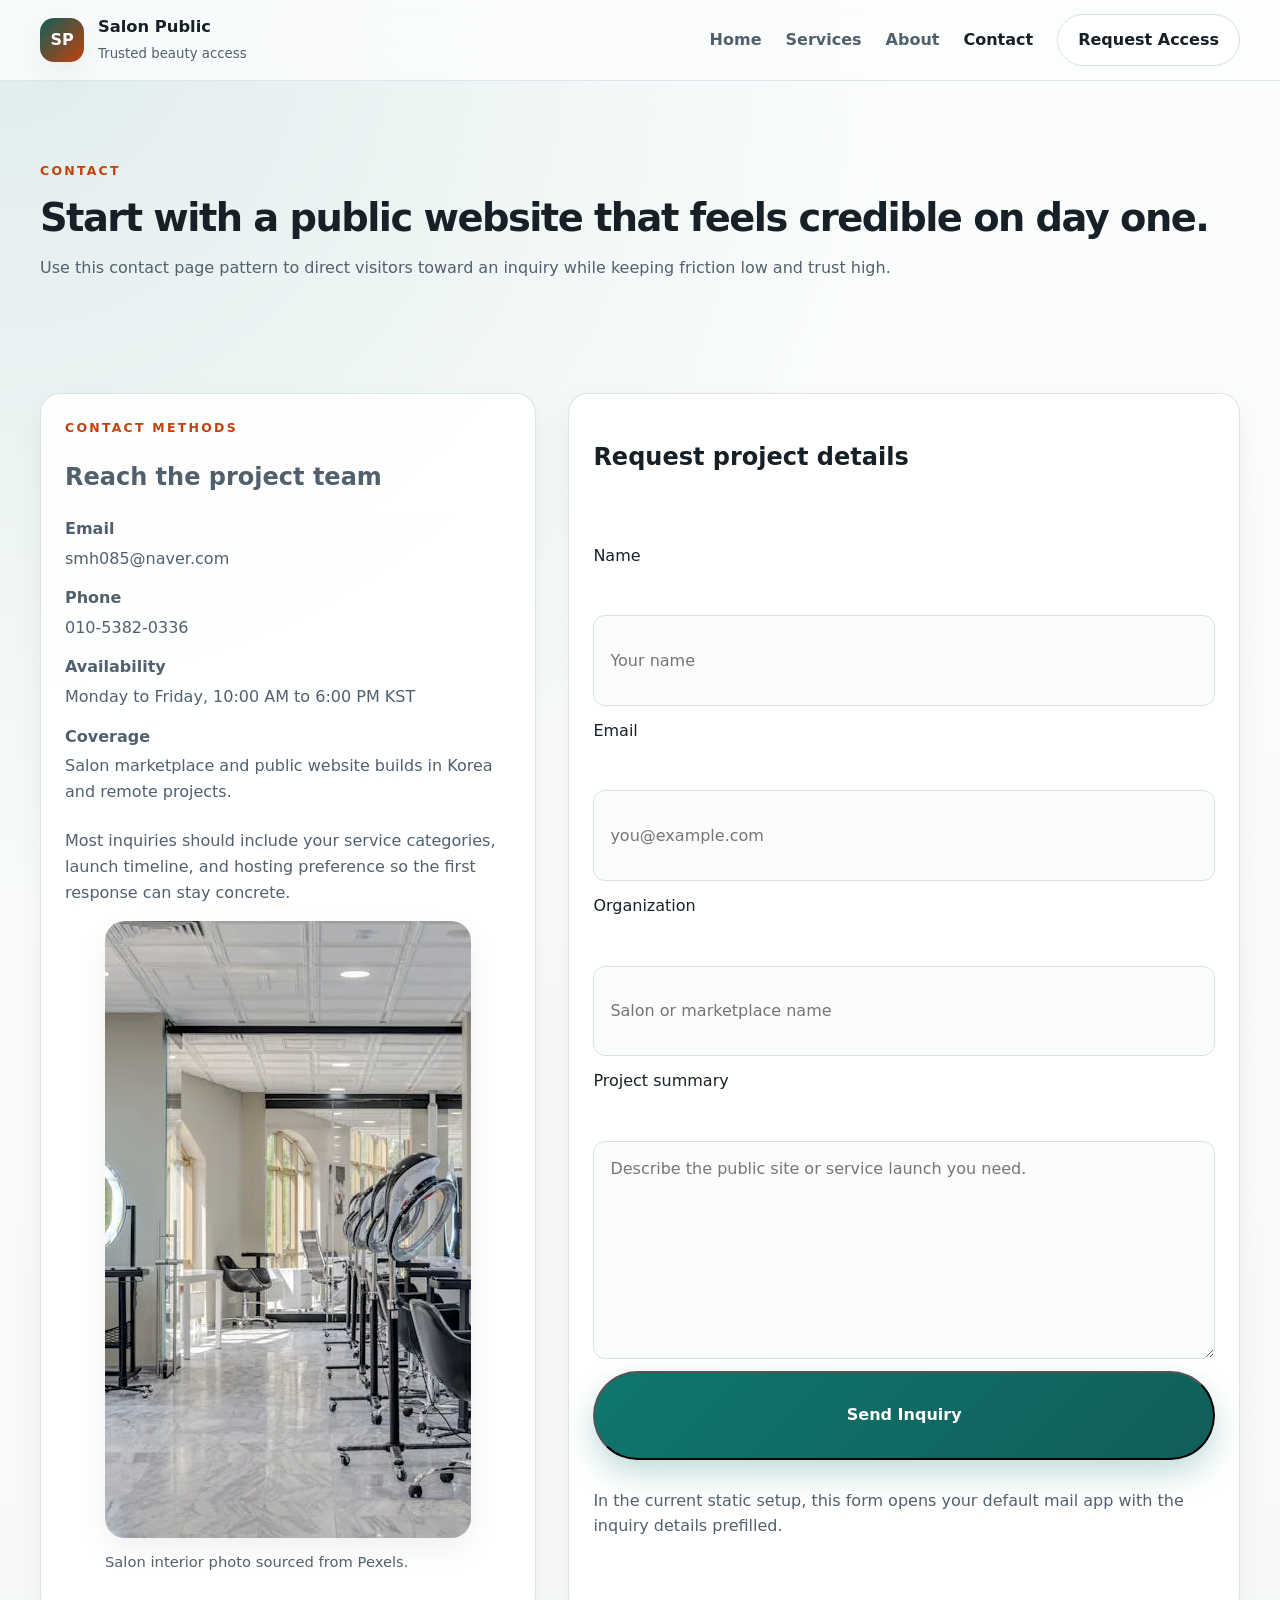
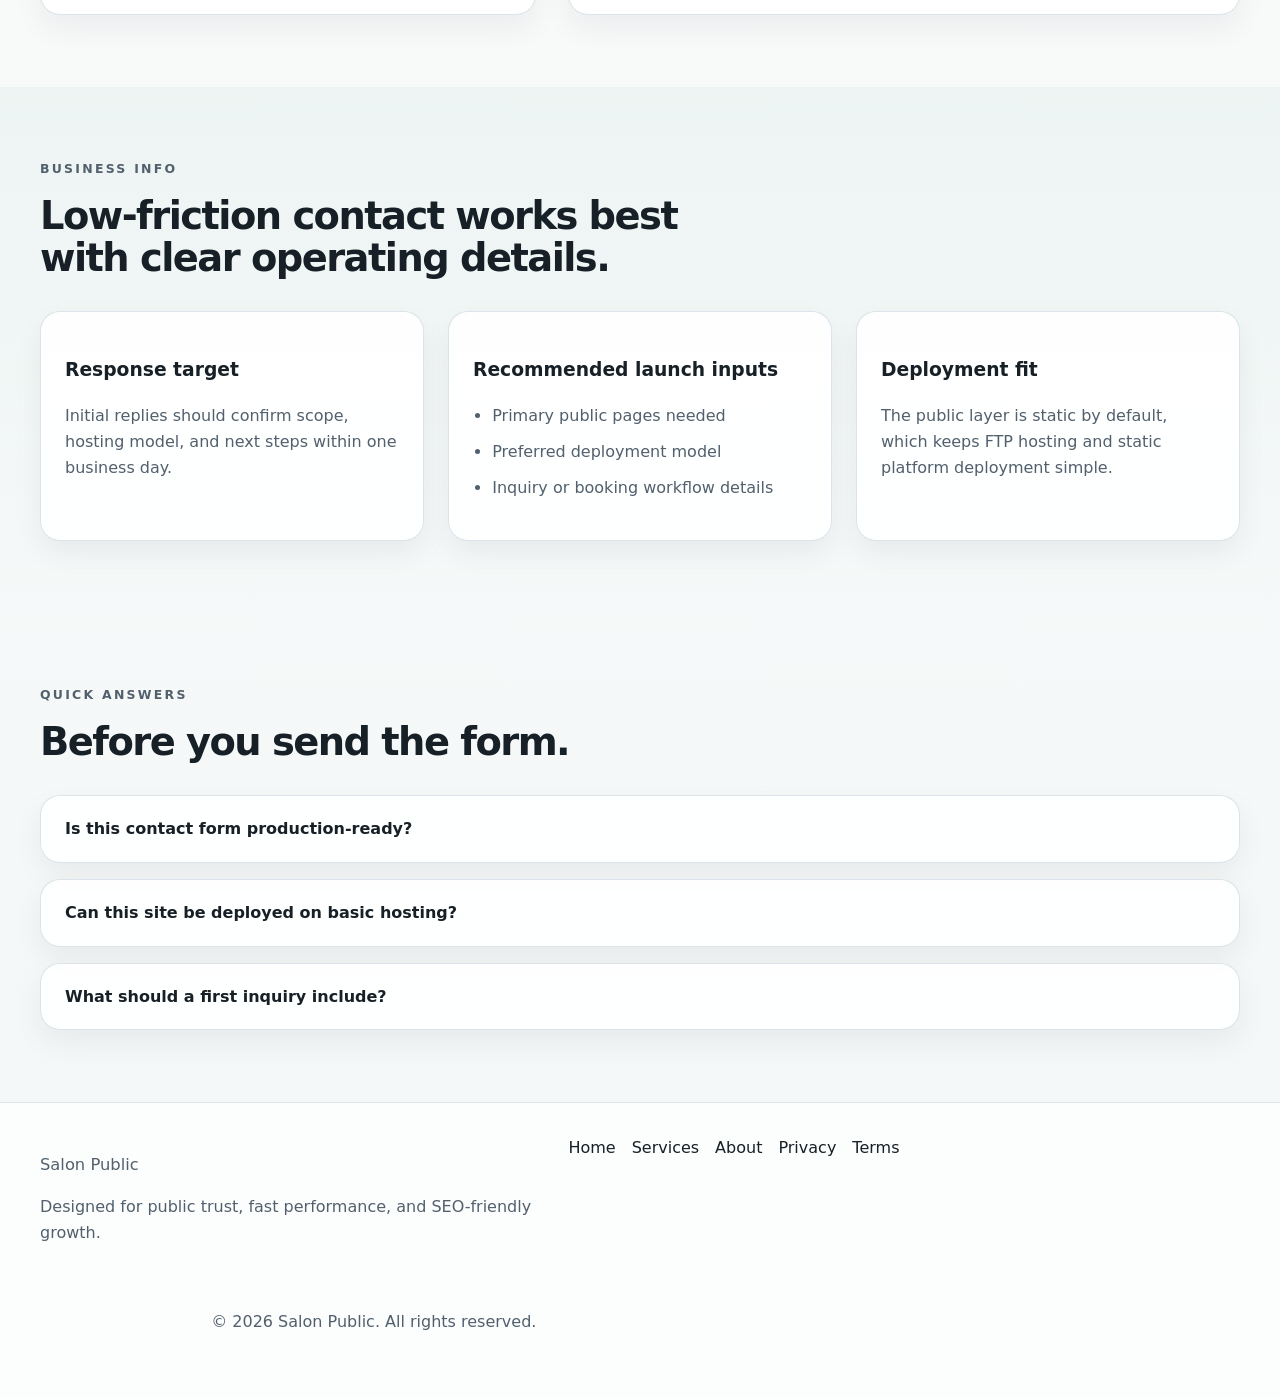
<file: pages/contact.html>
<!DOCTYPE html>
<html lang="en">
<head>
  <meta charset="UTF-8">
  <meta name="viewport" content="width=device-width, initial-scale=1.0">
  <title>Contact Salon Public | Public Website Inquiry</title>
  <meta name="description" content="Contact Salon Public to launch a fast, structured, and SEO-ready salon marketplace or service website.">
  <link rel="canonical" href="https://salon-public.example/pages/contact.html">
  <meta property="og:type" content="website">
  <meta property="og:title" content="Contact Salon Public | Public Website Inquiry">
  <meta property="og:description" content="Start a conversation about your salon service site, marketplace launch, or public-facing SEO build.">
  <meta property="og:url" content="https://salon-public.example/pages/contact.html">
  <meta property="og:image" content="https://salon-public.example/assets/images/og-cover.svg">
  <meta property="og:image:alt" content="Salon Public public website preview">
  <meta name="twitter:card" content="summary_large_image">
  <meta name="twitter:title" content="Contact Salon Public | Public Website Inquiry">
  <meta name="twitter:description" content="Start a conversation about your salon service site, marketplace launch, or public-facing SEO build.">
  <meta name="twitter:image" content="https://salon-public.example/assets/images/og-cover.svg">
  <meta name="theme-color" content="#0f766e">
  <link rel="icon" href="../assets/icons/favicon.svg" type="image/svg+xml">
  <link rel="manifest" href="../site.webmanifest">
  <link rel="stylesheet" href="../assets/css/styles.css">
  <script type="application/ld+json">
    {
      "@context": "https://schema.org",
      "@type": "ContactPage",
      "name": "Contact Salon Public",
      "description": "Contact page for public website and salon marketplace inquiries.",
      "url": "https://salon-public.example/pages/contact.html"
    }
  </script>
</head>
<body>
  <a class="skip-link" href="#main-content">Skip to content</a>
  <header class="site-header">
    <div class="container nav-container">
      <a class="brand-mark" href="../index.html" aria-label="Salon Public home">
        <span class="brand-mark__badge">SP</span>
        <span>
          <strong>Salon Public</strong>
          <small>Trusted beauty access</small>
        </span>
      </a>
      <button class="menu-toggle" type="button" aria-expanded="false" aria-controls="site-navigation">
        <span></span>
        <span></span>
        <span></span>
        <span class="sr-only">Toggle navigation</span>
      </button>
      <nav class="main-nav" id="site-navigation" aria-label="Primary">
        <a href="../index.html">Home</a>
        <a href="service.html">Services</a>
        <a href="about.html">About</a>
        <a href="contact.html" aria-current="page">Contact</a>
        <a class="btn-secondary nav-cta" href="#contact-form">Request Access</a>
      </nav>
    </div>
  </header>

  <main id="main-content">
    <section class="page-hero">
      <div class="container">
        <p class="eyebrow">Contact</p>
        <h1>Start with a public website that feels credible on day one.</h1>
        <p class="section-lead">Use this contact page pattern to direct visitors toward an inquiry while keeping friction low and trust high.</p>
      </div>
    </section>

    <section class="section">
      <div class="container contact-layout">
        <div class="contact-card">
          <p class="eyebrow">Contact methods</p>
          <h2>Reach the project team</h2>
          <ul class="contact-list">
            <li><strong>Email</strong><a href="mailto:smh085@naver.com" data-site-email>smh085@naver.com</a></li>
            <li><strong>Phone</strong><a href="tel:+821053820336" data-site-phone>010-5382-0336</a></li>
            <li><strong>Availability</strong><span data-site-hours>Monday to Friday, 10:00 AM to 6:00 PM KST</span></li>
            <li><strong>Coverage</strong><span data-site-coverage>Salon marketplace and public website builds in Korea and remote projects.</span></li>
          </ul>
          <p class="business-note">Most inquiries should include your service categories, launch timeline, and hosting preference so the first response can stay concrete.</p>
          <figure class="inline-photo">
            <img src="../assets/images/salon-interior.webp" alt="Hair salon interior that matches the calm tone of the public website." loading="lazy" decoding="async" width="900" height="617">
            <figcaption>Salon interior photo sourced from Pexels.</figcaption>
          </figure>
        </div>
        <form class="contact-form" id="contact-form">
          <h2>Request project details</h2>
          <label for="name">Name</label>
          <input id="name" name="name" type="text" placeholder="Your name" autocomplete="name" required>

          <label for="email">Email</label>
          <input id="email" name="email" type="email" placeholder="you@example.com" autocomplete="email" required>

          <label for="organization">Organization</label>
          <input id="organization" name="organization" type="text" placeholder="Salon or marketplace name" autocomplete="organization">

          <label for="message">Project summary</label>
          <textarea id="message" name="message" rows="6" placeholder="Describe the public site or service launch you need." required></textarea>

          <button class="btn-primary" type="submit">Send Inquiry</button>
          <p class="form-note">In the current static setup, this form opens your default mail app with the inquiry details prefilled.</p>
          <p class="form-feedback" id="form-feedback" role="status" aria-live="polite" hidden></p>
        </form>
      </div>
    </section>

    <section class="section surface-section">
      <div class="container">
        <div class="section-heading">
          <p class="eyebrow">Business info</p>
          <h2>Low-friction contact works best with clear operating details.</h2>
        </div>
        <div class="grid grid-3">
          <article class="info-card">
            <h3>Response target</h3>
            <p>Initial replies should confirm scope, hosting model, and next steps within one business day.</p>
          </article>
          <article class="info-card">
            <h3>Recommended launch inputs</h3>
            <ul class="check-list">
              <li>Primary public pages needed</li>
              <li>Preferred deployment model</li>
              <li>Inquiry or booking workflow details</li>
            </ul>
          </article>
          <article class="info-card">
            <h3>Deployment fit</h3>
            <p>The public layer is static by default, which keeps FTP hosting and static platform deployment simple.</p>
          </article>
        </div>
      </div>
    </section>

    <section class="section faq-section">
      <div class="container">
        <div class="section-heading">
          <p class="eyebrow">Quick answers</p>
          <h2>Before you send the form.</h2>
        </div>
        <div class="faq-list">
          <details class="faq-item">
            <summary>Is this contact form production-ready?</summary>
            <p>The UI is production-ready, but the form submission still needs to be wired to your chosen backend, email service, or serverless function.</p>
          </details>
          <details class="faq-item">
            <summary>Can this site be deployed on basic hosting?</summary>
            <p>Yes. The public layer is static HTML, CSS, and JavaScript, so it works well on FTP hosting and static platforms.</p>
          </details>
          <details class="faq-item">
            <summary>What should a first inquiry include?</summary>
            <p>Include page scope, launch timing, and whether you need a static contact flow or a full booking integration plan.</p>
          </details>
        </div>
      </div>
    </section>
  </main>

  <footer class="site-footer">
    <div class="container footer-layout">
      <div>
        <p class="footer-brand">Salon Public</p>
        <p>Designed for public trust, fast performance, and SEO-friendly growth.</p>
      </div>
      <nav class="footer-nav" aria-label="Footer">
        <a href="../index.html">Home</a>
        <a href="service.html">Services</a>
        <a href="about.html">About</a>
        <a href="privacy.html">Privacy</a>
        <a href="terms.html">Terms</a>
      </nav>
      <p class="footer-meta">&copy; <span data-year></span> Salon Public. All rights reserved.</p>
    </div>
  </footer>

  <script src="../assets/js/site-data.js"></script>
  <script src="../assets/js/main.js" defer></script>
</body>
</html>
</file>
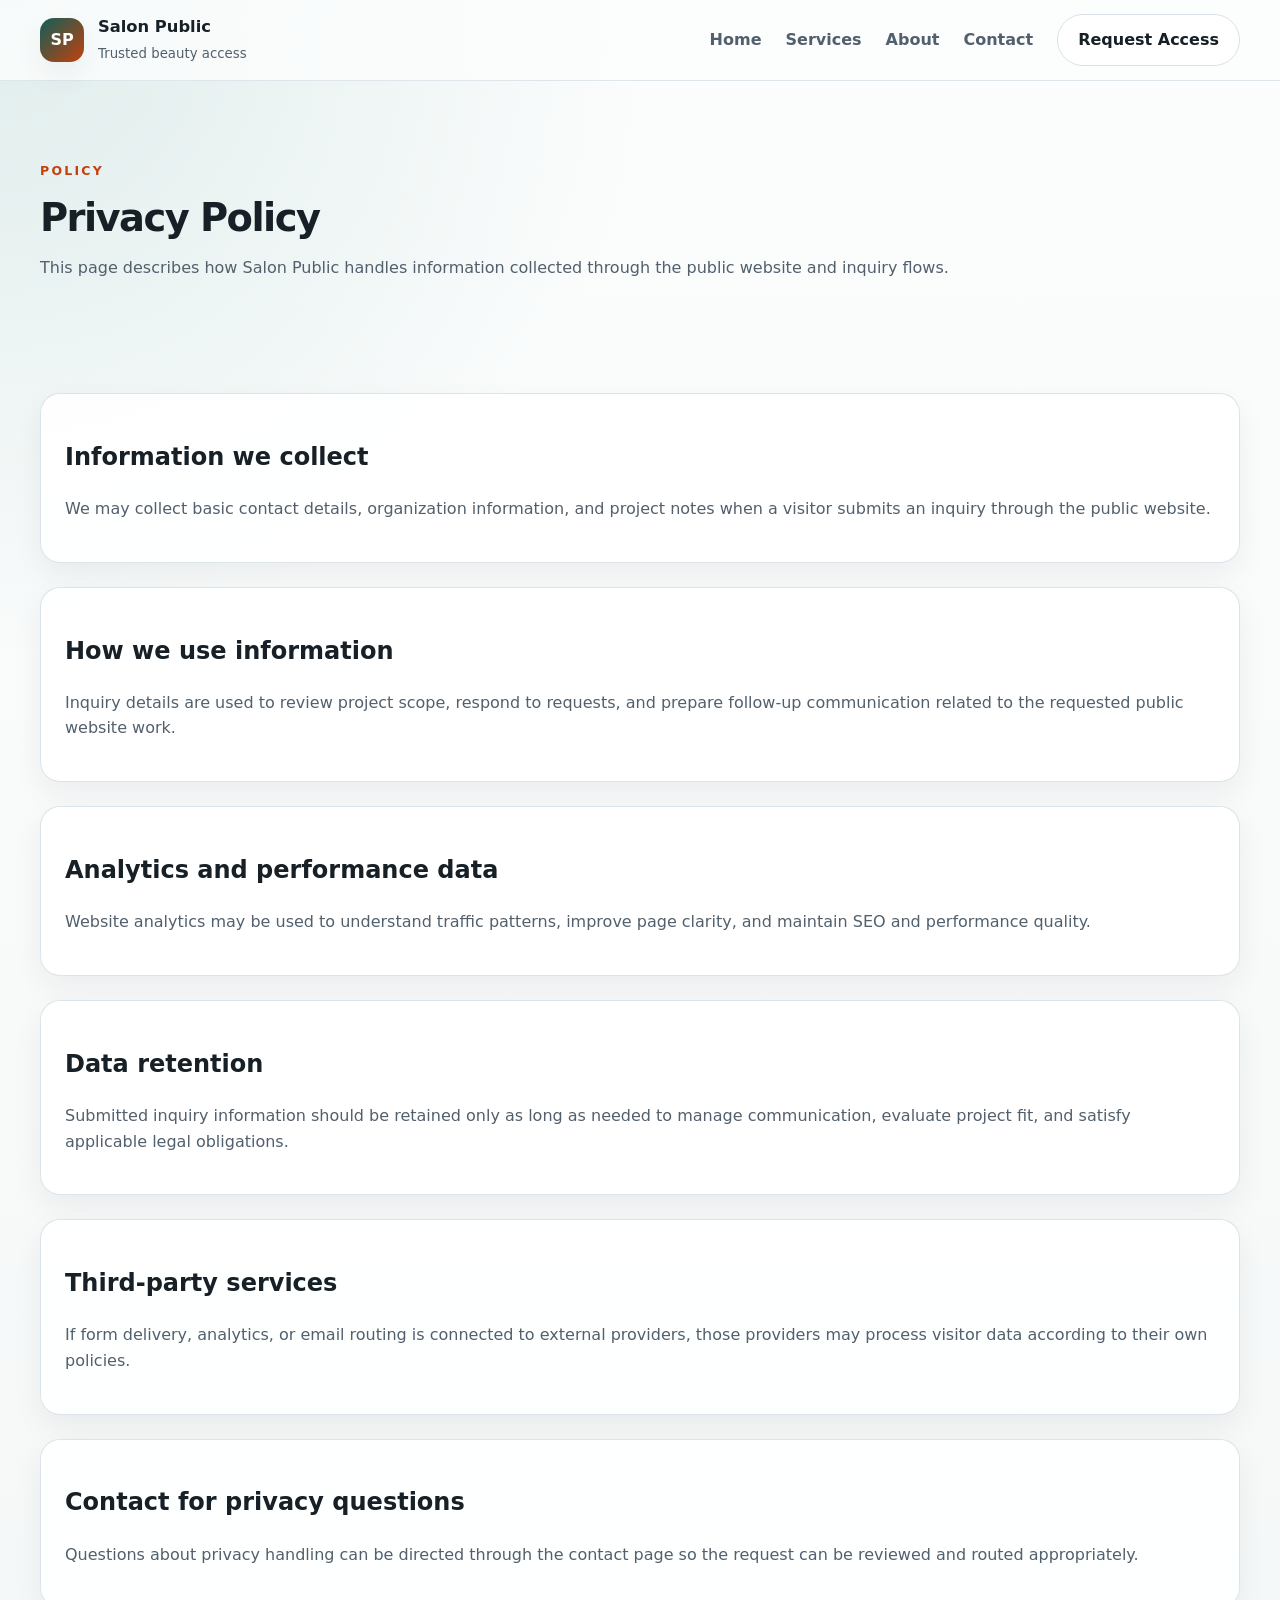
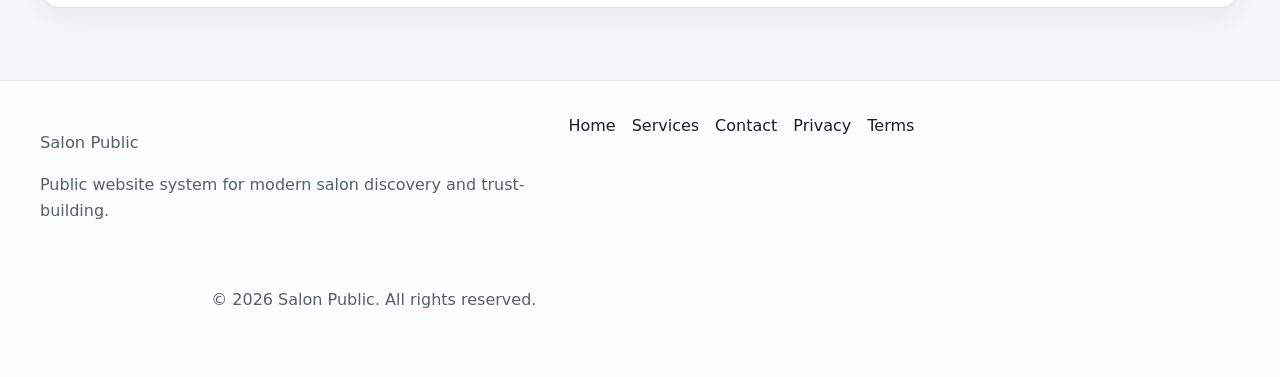
<file: pages/privacy.html>
<!DOCTYPE html>
<html lang="en">
<head>
  <meta charset="UTF-8">
  <meta name="viewport" content="width=device-width, initial-scale=1.0">
  <title>Privacy Policy | Salon Public</title>
  <meta name="description" content="Review the privacy policy for Salon Public, including how inquiry data, analytics, and communications are handled on the public website.">
  <link rel="canonical" href="https://salon-public.example/pages/privacy.html">
  <meta property="og:type" content="website">
  <meta property="og:title" content="Privacy Policy | Salon Public">
  <meta property="og:description" content="Read the Salon Public privacy policy for public website visitors and inquiry submissions.">
  <meta property="og:url" content="https://salon-public.example/pages/privacy.html">
  <meta property="og:image" content="https://salon-public.example/assets/images/og-cover.svg">
  <meta property="og:image:alt" content="Salon Public public website preview">
  <meta name="twitter:card" content="summary_large_image">
  <meta name="twitter:title" content="Privacy Policy | Salon Public">
  <meta name="twitter:description" content="Read the Salon Public privacy policy for public website visitors and inquiry submissions.">
  <meta name="twitter:image" content="https://salon-public.example/assets/images/og-cover.svg">
  <meta name="theme-color" content="#0f766e">
  <link rel="icon" href="../assets/icons/favicon.svg" type="image/svg+xml">
  <link rel="manifest" href="../site.webmanifest">
  <link rel="stylesheet" href="../assets/css/styles.css">
  <script type="application/ld+json">
    {
      "@context": "https://schema.org",
      "@type": "WebPage",
      "name": "Privacy Policy",
      "description": "Privacy policy for the Salon Public website.",
      "url": "https://salon-public.example/pages/privacy.html"
    }
  </script>
</head>
<body>
  <a class="skip-link" href="#main-content">Skip to content</a>
  <header class="site-header">
    <div class="container nav-container">
      <a class="brand-mark" href="../index.html" aria-label="Salon Public home">
        <span class="brand-mark__badge">SP</span>
        <span>
          <strong>Salon Public</strong>
          <small>Trusted beauty access</small>
        </span>
      </a>
      <button class="menu-toggle" type="button" aria-expanded="false" aria-controls="site-navigation">
        <span></span>
        <span></span>
        <span></span>
        <span class="sr-only">Toggle navigation</span>
      </button>
      <nav class="main-nav" id="site-navigation" aria-label="Primary">
        <a href="../index.html">Home</a>
        <a href="service.html">Services</a>
        <a href="about.html">About</a>
        <a href="contact.html">Contact</a>
        <a class="btn-secondary nav-cta" href="contact.html">Request Access</a>
      </nav>
    </div>
  </header>

  <main id="main-content">
    <section class="page-hero">
      <div class="container">
        <p class="eyebrow">Policy</p>
        <h1>Privacy Policy</h1>
        <p class="section-lead">This page describes how Salon Public handles information collected through the public website and inquiry flows.</p>
      </div>
    </section>

    <section class="section">
      <div class="container">
        <div class="info-stack">
          <article class="info-card">
            <h2>Information we collect</h2>
            <p>We may collect basic contact details, organization information, and project notes when a visitor submits an inquiry through the public website.</p>
          </article>
          <article class="info-card">
            <h2>How we use information</h2>
            <p>Inquiry details are used to review project scope, respond to requests, and prepare follow-up communication related to the requested public website work.</p>
          </article>
          <article class="info-card">
            <h2>Analytics and performance data</h2>
            <p>Website analytics may be used to understand traffic patterns, improve page clarity, and maintain SEO and performance quality.</p>
          </article>
          <article class="info-card">
            <h2>Data retention</h2>
            <p>Submitted inquiry information should be retained only as long as needed to manage communication, evaluate project fit, and satisfy applicable legal obligations.</p>
          </article>
          <article class="info-card">
            <h2>Third-party services</h2>
            <p>If form delivery, analytics, or email routing is connected to external providers, those providers may process visitor data according to their own policies.</p>
          </article>
          <article class="info-card">
            <h2>Contact for privacy questions</h2>
            <p>Questions about privacy handling can be directed through the contact page so the request can be reviewed and routed appropriately.</p>
          </article>
        </div>
      </div>
    </section>
  </main>

  <footer class="site-footer">
    <div class="container footer-layout">
      <div>
        <p class="footer-brand">Salon Public</p>
        <p>Public website system for modern salon discovery and trust-building.</p>
      </div>
      <nav class="footer-nav" aria-label="Footer">
        <a href="../index.html">Home</a>
        <a href="service.html">Services</a>
        <a href="contact.html">Contact</a>
        <a href="privacy.html" aria-current="page">Privacy</a>
        <a href="terms.html">Terms</a>
      </nav>
      <p class="footer-meta">&copy; <span data-year></span> Salon Public. All rights reserved.</p>
    </div>
  </footer>

  <script src="../assets/js/site-data.js"></script>
  <script src="../assets/js/main.js" defer></script>
</body>
</html>
</file>
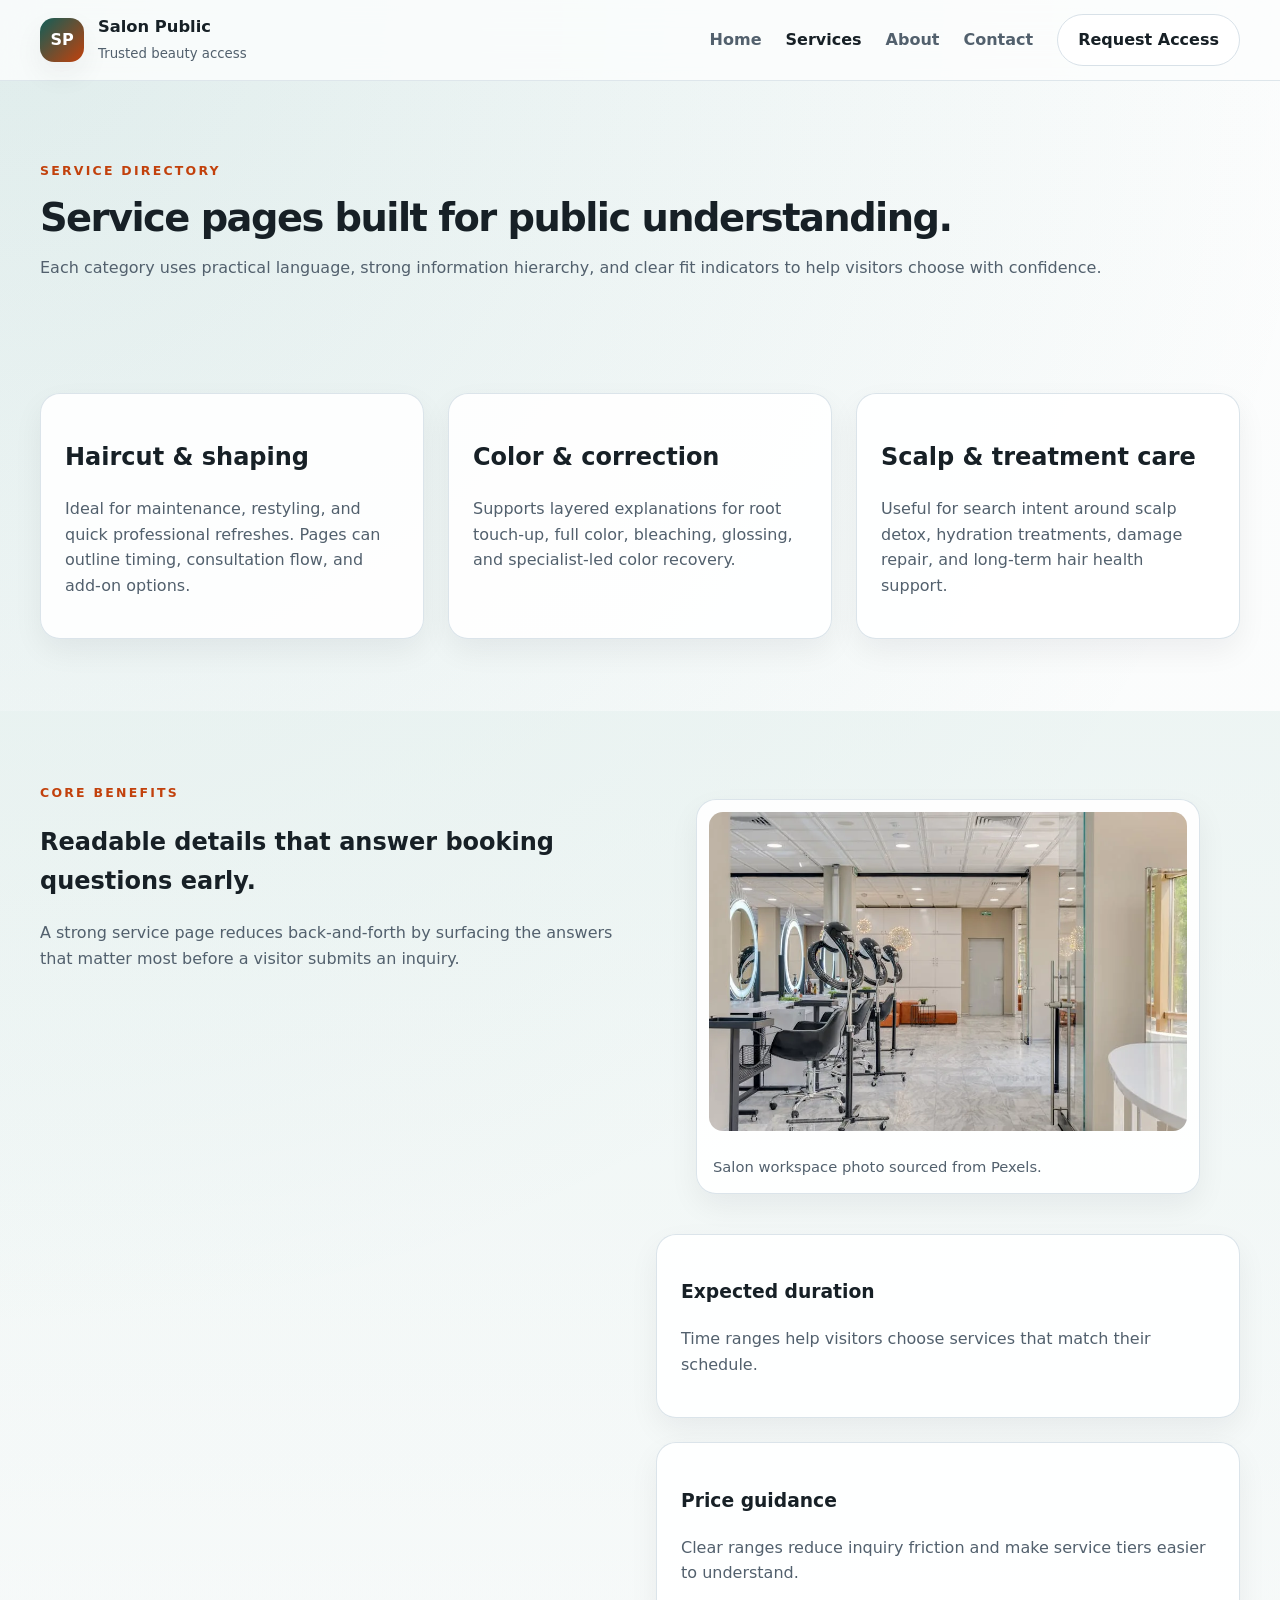
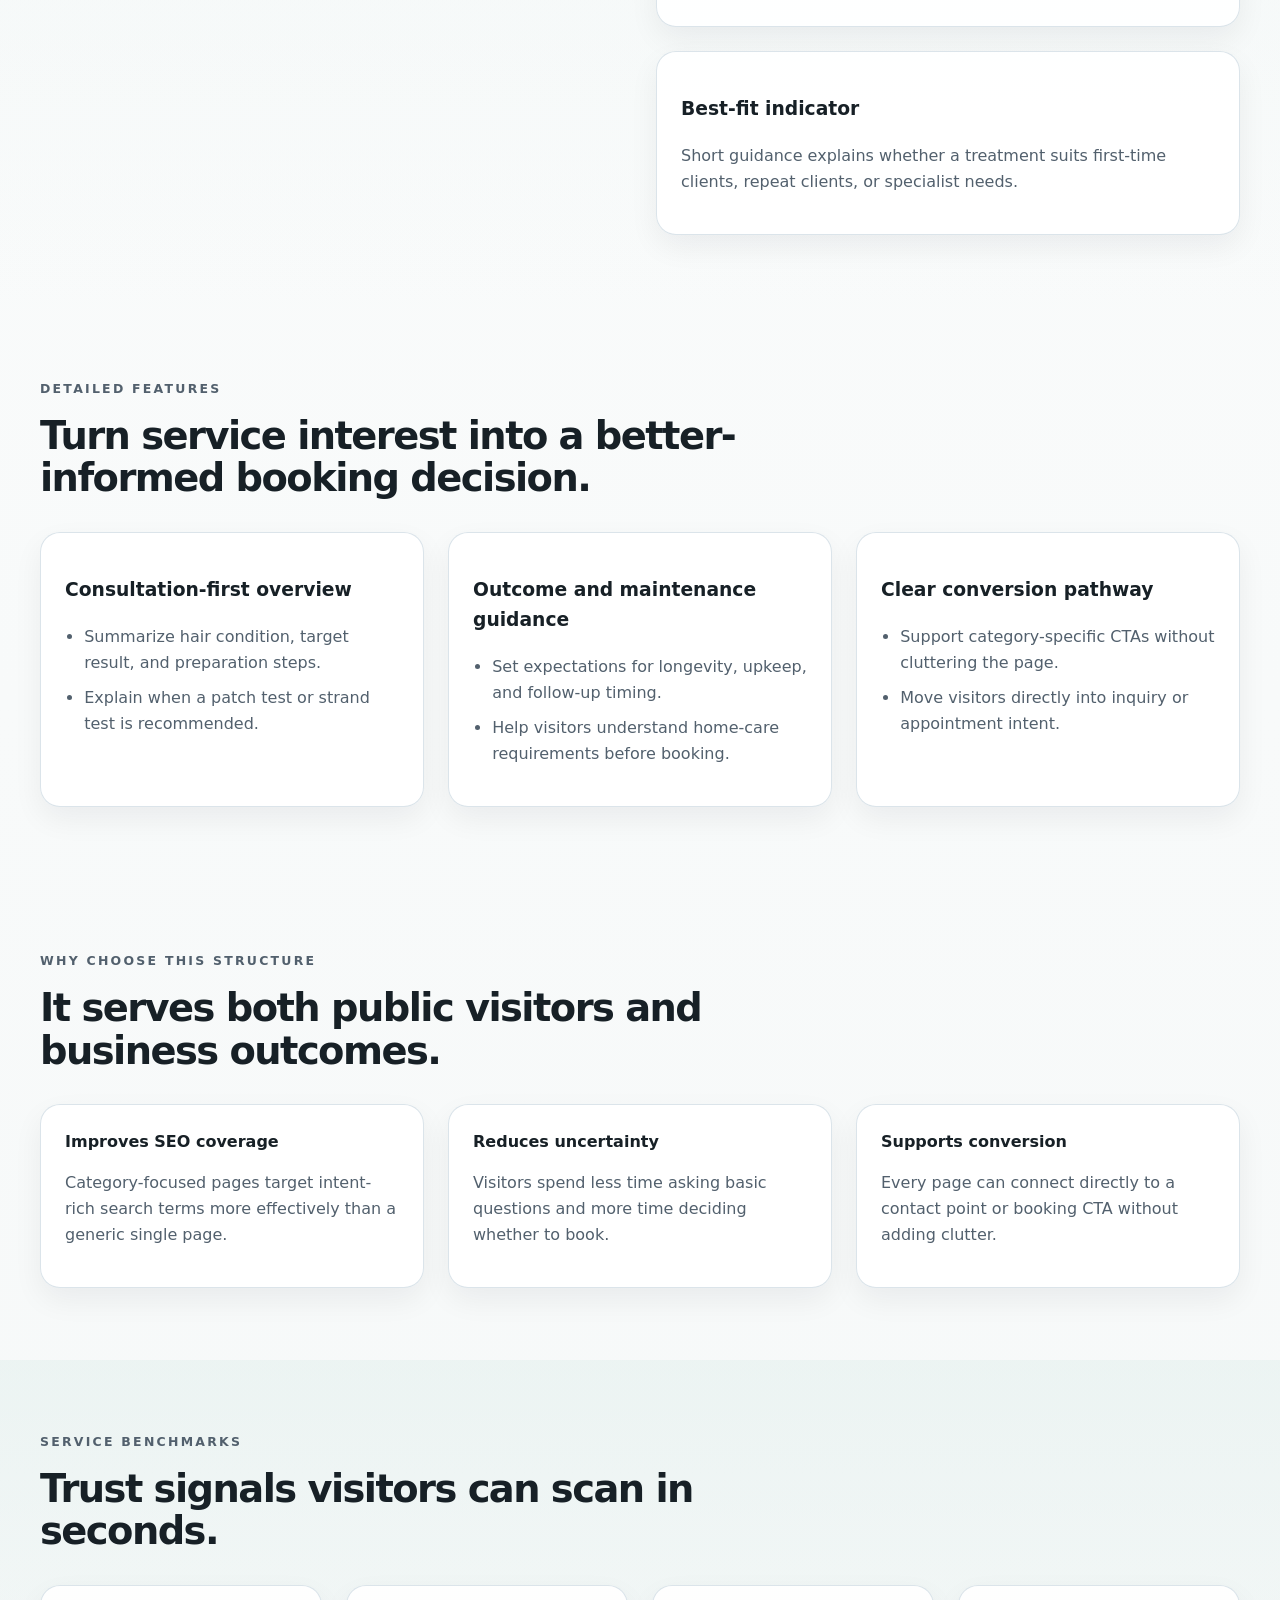
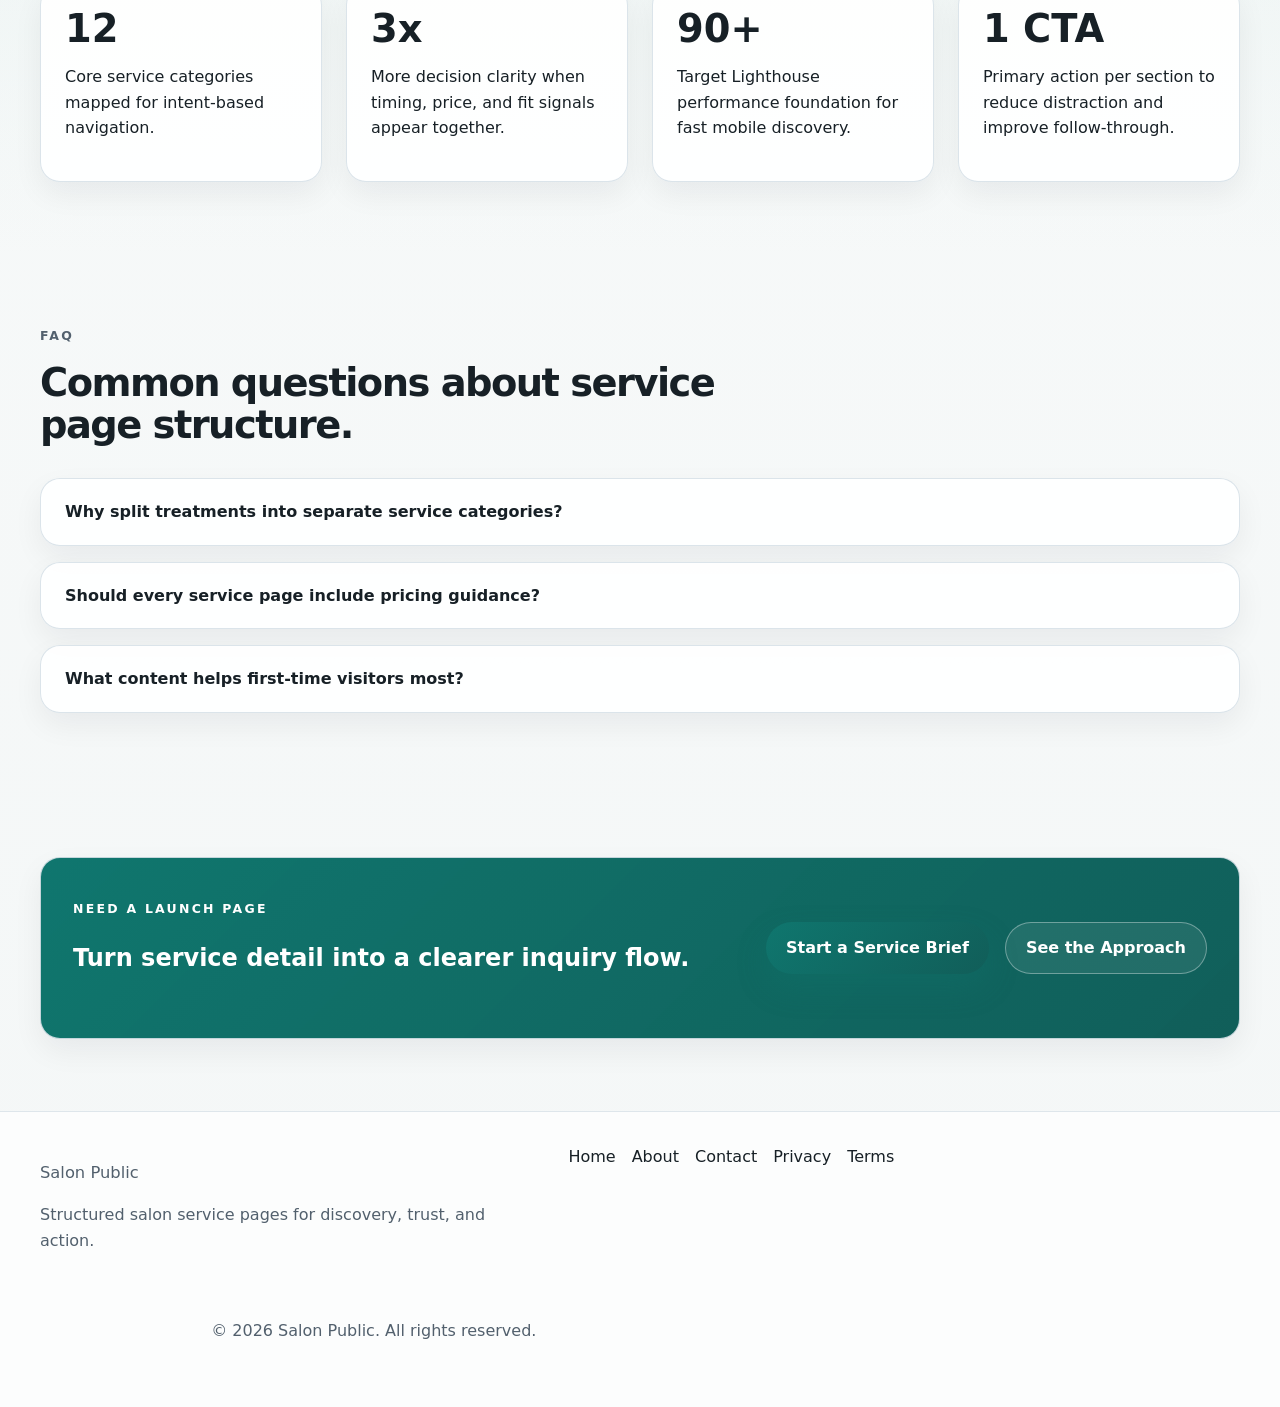
<file: pages/service.html>
<!DOCTYPE html>
<html lang="en">
<head>
  <meta charset="UTF-8">
  <meta name="viewport" content="width=device-width, initial-scale=1.0">
  <title>Salon Services | Compare Hair Treatments</title>
  <meta name="description" content="Explore haircut, color, scalp care, and styling service categories with transparent summaries for faster salon selection.">
  <link rel="canonical" href="https://salon-public.example/pages/service.html">
  <meta property="og:type" content="website">
  <meta property="og:title" content="Salon Services | Compare Hair Treatments">
  <meta property="og:description" content="Compare popular hair service categories and understand what each treatment includes before you book.">
  <meta property="og:url" content="https://salon-public.example/pages/service.html">
  <meta property="og:image" content="https://salon-public.example/assets/images/og-cover.svg">
  <meta property="og:image:alt" content="Salon Public public website preview">
  <meta name="twitter:card" content="summary_large_image">
  <meta name="twitter:title" content="Salon Services | Compare Hair Treatments">
  <meta name="twitter:description" content="Compare popular hair service categories and understand what each treatment includes before you book.">
  <meta name="twitter:image" content="https://salon-public.example/assets/images/og-cover.svg">
  <meta name="theme-color" content="#0f766e">
  <link rel="icon" href="../assets/icons/favicon.svg" type="image/svg+xml">
  <link rel="manifest" href="../site.webmanifest">
  <link rel="stylesheet" href="../assets/css/styles.css">
  <script type="application/ld+json">
    {
      "@context": "https://schema.org",
      "@type": "CollectionPage",
      "name": "Salon Services",
      "description": "A comparison page for haircut, color, scalp care, and styling services.",
      "url": "https://salon-public.example/pages/service.html",
      "about": [
        "Haircut",
        "Hair color",
        "Scalp treatment",
        "Styling"
      ]
    }
  </script>
</head>
<body>
  <a class="skip-link" href="#main-content">Skip to content</a>
  <header class="site-header">
    <div class="container nav-container">
      <a class="brand-mark" href="../index.html" aria-label="Salon Public home">
        <span class="brand-mark__badge">SP</span>
        <span>
          <strong>Salon Public</strong>
          <small>Trusted beauty access</small>
        </span>
      </a>
      <button class="menu-toggle" type="button" aria-expanded="false" aria-controls="site-navigation">
        <span></span>
        <span></span>
        <span></span>
        <span class="sr-only">Toggle navigation</span>
      </button>
      <nav class="main-nav" id="site-navigation" aria-label="Primary">
        <a href="../index.html">Home</a>
        <a href="service.html" aria-current="page">Services</a>
        <a href="about.html">About</a>
        <a href="contact.html">Contact</a>
        <a class="btn-secondary nav-cta" href="contact.html">Request Access</a>
      </nav>
    </div>
  </header>

  <main id="main-content">
    <section class="page-hero">
      <div class="container">
        <p class="eyebrow">Service directory</p>
        <h1>Service pages built for public understanding.</h1>
        <p class="section-lead">Each category uses practical language, strong information hierarchy, and clear fit indicators to help visitors choose with confidence.</p>
      </div>
    </section>

    <section class="section">
      <div class="container">
        <div class="grid grid-3">
          <article class="feature-card">
            <h2>Haircut & shaping</h2>
            <p>Ideal for maintenance, restyling, and quick professional refreshes. Pages can outline timing, consultation flow, and add-on options.</p>
          </article>
          <article class="feature-card">
            <h2>Color & correction</h2>
            <p>Supports layered explanations for root touch-up, full color, bleaching, glossing, and specialist-led color recovery.</p>
          </article>
          <article class="feature-card">
            <h2>Scalp & treatment care</h2>
            <p>Useful for search intent around scalp detox, hydration treatments, damage repair, and long-term hair health support.</p>
          </article>
        </div>
      </div>
    </section>

    <section class="section surface-section">
      <div class="container split-section">
        <div>
          <p class="eyebrow">Core benefits</p>
          <h2>Readable details that answer booking questions early.</h2>
          <p class="section-lead">A strong service page reduces back-and-forth by surfacing the answers that matter most before a visitor submits an inquiry.</p>
        </div>
        <div class="info-stack">
          <figure class="photo-card">
            <img src="../assets/images/salon-workspace.webp" alt="Clean hair salon service area with styling stations and soft ambient lighting." loading="lazy" decoding="async" width="900" height="601">
            <figcaption>Salon workspace photo sourced from Pexels.</figcaption>
          </figure>
          <article class="info-card">
            <h3>Expected duration</h3>
            <p>Time ranges help visitors choose services that match their schedule.</p>
          </article>
          <article class="info-card">
            <h3>Price guidance</h3>
            <p>Clear ranges reduce inquiry friction and make service tiers easier to understand.</p>
          </article>
          <article class="info-card">
            <h3>Best-fit indicator</h3>
            <p>Short guidance explains whether a treatment suits first-time clients, repeat clients, or specialist needs.</p>
          </article>
        </div>
      </div>
    </section>

    <section class="section">
      <div class="container">
        <div class="section-heading">
          <p class="eyebrow">Detailed features</p>
          <h2>Turn service interest into a better-informed booking decision.</h2>
        </div>
        <div class="grid grid-3">
          <article class="info-card">
            <h3>Consultation-first overview</h3>
            <ul class="detail-list">
              <li>Summarize hair condition, target result, and preparation steps.</li>
              <li>Explain when a patch test or strand test is recommended.</li>
            </ul>
          </article>
          <article class="info-card">
            <h3>Outcome and maintenance guidance</h3>
            <ul class="detail-list">
              <li>Set expectations for longevity, upkeep, and follow-up timing.</li>
              <li>Help visitors understand home-care requirements before booking.</li>
            </ul>
          </article>
          <article class="info-card">
            <h3>Clear conversion pathway</h3>
            <ul class="detail-list">
              <li>Support category-specific CTAs without cluttering the page.</li>
              <li>Move visitors directly into inquiry or appointment intent.</li>
            </ul>
          </article>
        </div>
      </div>
    </section>

    <section class="section">
      <div class="container">
        <div class="section-heading">
          <p class="eyebrow">Why choose this structure</p>
          <h2>It serves both public visitors and business outcomes.</h2>
        </div>
        <div class="trust-grid">
          <article class="trust-card">
            <strong>Improves SEO coverage</strong>
            <p>Category-focused pages target intent-rich search terms more effectively than a generic single page.</p>
          </article>
          <article class="trust-card">
            <strong>Reduces uncertainty</strong>
            <p>Visitors spend less time asking basic questions and more time deciding whether to book.</p>
          </article>
          <article class="trust-card">
            <strong>Supports conversion</strong>
            <p>Every page can connect directly to a contact point or booking CTA without adding clutter.</p>
          </article>
        </div>
      </div>
    </section>

    <section class="section surface-section">
      <div class="container">
        <div class="section-heading">
          <p class="eyebrow">Service benchmarks</p>
          <h2>Trust signals visitors can scan in seconds.</h2>
        </div>
        <div class="metric-grid">
          <article class="metric-card">
            <strong>12</strong>
            <p>Core service categories mapped for intent-based navigation.</p>
          </article>
          <article class="metric-card">
            <strong>3x</strong>
            <p>More decision clarity when timing, price, and fit signals appear together.</p>
          </article>
          <article class="metric-card">
            <strong>90+</strong>
            <p>Target Lighthouse performance foundation for fast mobile discovery.</p>
          </article>
          <article class="metric-card">
            <strong>1 CTA</strong>
            <p>Primary action per section to reduce distraction and improve follow-through.</p>
          </article>
        </div>
      </div>
    </section>

    <section class="section faq-section">
      <div class="container">
        <div class="section-heading">
          <p class="eyebrow">FAQ</p>
          <h2>Common questions about service page structure.</h2>
        </div>
        <div class="faq-list">
          <details class="faq-item">
            <summary>Why split treatments into separate service categories?</summary>
            <p>It matches search intent more closely and lets visitors compare only the details relevant to the treatment they want.</p>
          </details>
          <details class="faq-item">
            <summary>Should every service page include pricing guidance?</summary>
            <p>Yes. Even a range or starting price reduces confusion and filters low-intent inquiries earlier.</p>
          </details>
          <details class="faq-item">
            <summary>What content helps first-time visitors most?</summary>
            <p>Duration, maintenance expectations, suitability guidance, and preparation steps do the most work before booking.</p>
          </details>
        </div>
      </div>
    </section>

    <section class="section cta-section">
      <div class="container cta-card">
        <div>
          <p class="eyebrow">Need a launch page</p>
          <h2>Turn service detail into a clearer inquiry flow.</h2>
        </div>
        <div class="cta-actions">
          <a class="btn-primary" href="contact.html">Start a Service Brief</a>
          <a class="btn-secondary" href="about.html">See the Approach</a>
        </div>
      </div>
    </section>
  </main>

  <footer class="site-footer">
    <div class="container footer-layout">
      <div>
        <p class="footer-brand">Salon Public</p>
        <p>Structured salon service pages for discovery, trust, and action.</p>
      </div>
      <nav class="footer-nav" aria-label="Footer">
        <a href="../index.html">Home</a>
        <a href="about.html">About</a>
        <a href="contact.html">Contact</a>
        <a href="privacy.html">Privacy</a>
        <a href="terms.html">Terms</a>
      </nav>
      <p class="footer-meta">&copy; <span data-year></span> Salon Public. All rights reserved.</p>
    </div>
  </footer>

  <script src="../assets/js/site-data.js"></script>
  <script src="../assets/js/main.js" defer></script>
</body>
</html>
</file>
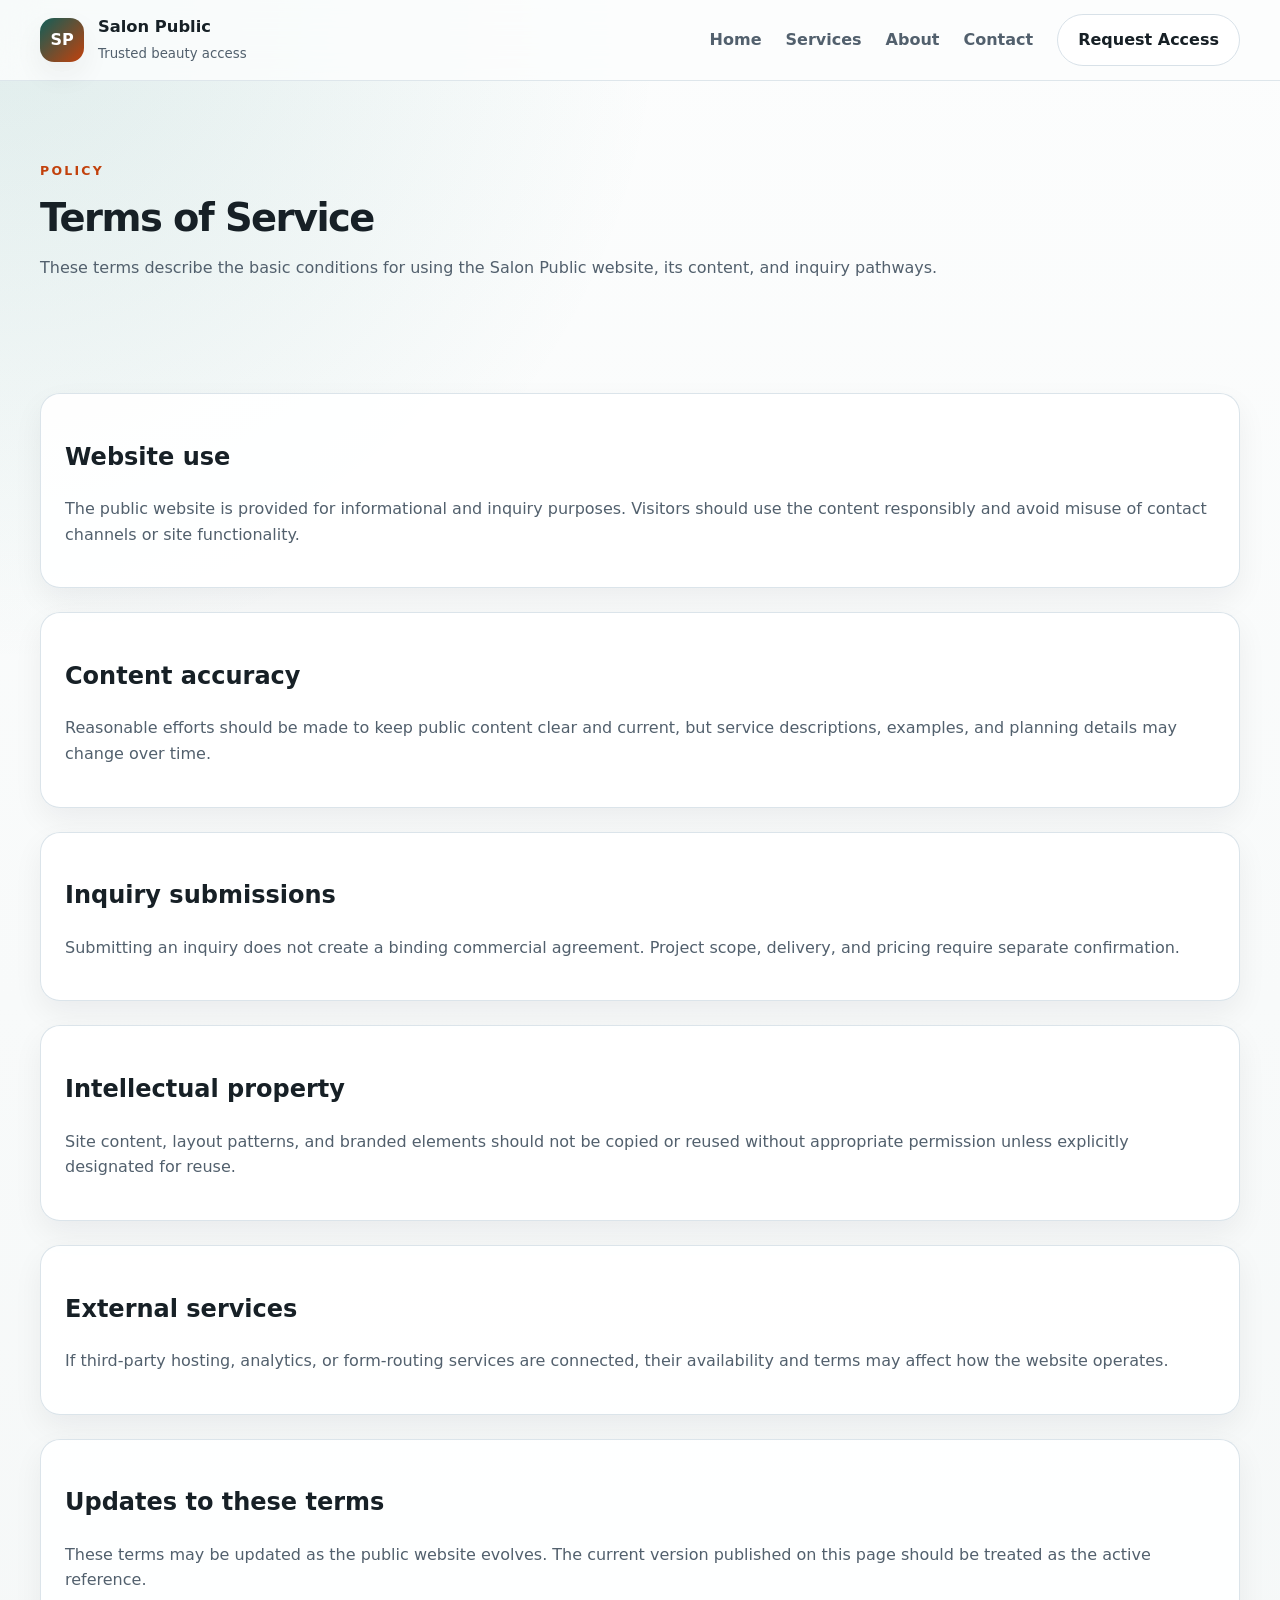
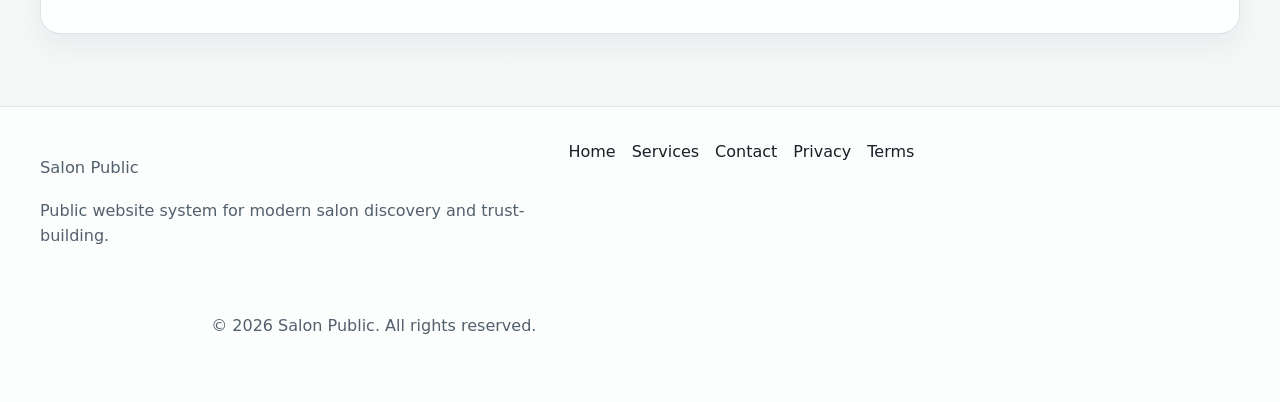
<file: pages/terms.html>
<!DOCTYPE html>
<html lang="en">
<head>
  <meta charset="UTF-8">
  <meta name="viewport" content="width=device-width, initial-scale=1.0">
  <title>Terms of Service | Salon Public</title>
  <meta name="description" content="Review the terms of service for using the Salon Public website, inquiry forms, and related public-facing content.">
  <link rel="canonical" href="https://salon-public.example/pages/terms.html">
  <meta property="og:type" content="website">
  <meta property="og:title" content="Terms of Service | Salon Public">
  <meta property="og:description" content="Read the terms that apply to public website use, inquiries, and content on Salon Public.">
  <meta property="og:url" content="https://salon-public.example/pages/terms.html">
  <meta property="og:image" content="https://salon-public.example/assets/images/og-cover.svg">
  <meta property="og:image:alt" content="Salon Public public website preview">
  <meta name="twitter:card" content="summary_large_image">
  <meta name="twitter:title" content="Terms of Service | Salon Public">
  <meta name="twitter:description" content="Read the terms that apply to public website use, inquiries, and content on Salon Public.">
  <meta name="twitter:image" content="https://salon-public.example/assets/images/og-cover.svg">
  <meta name="theme-color" content="#0f766e">
  <link rel="icon" href="../assets/icons/favicon.svg" type="image/svg+xml">
  <link rel="manifest" href="../site.webmanifest">
  <link rel="stylesheet" href="../assets/css/styles.css">
  <script type="application/ld+json">
    {
      "@context": "https://schema.org",
      "@type": "WebPage",
      "name": "Terms of Service",
      "description": "Terms of service for the Salon Public website.",
      "url": "https://salon-public.example/pages/terms.html"
    }
  </script>
</head>
<body>
  <a class="skip-link" href="#main-content">Skip to content</a>
  <header class="site-header">
    <div class="container nav-container">
      <a class="brand-mark" href="../index.html" aria-label="Salon Public home">
        <span class="brand-mark__badge">SP</span>
        <span>
          <strong>Salon Public</strong>
          <small>Trusted beauty access</small>
        </span>
      </a>
      <button class="menu-toggle" type="button" aria-expanded="false" aria-controls="site-navigation">
        <span></span>
        <span></span>
        <span></span>
        <span class="sr-only">Toggle navigation</span>
      </button>
      <nav class="main-nav" id="site-navigation" aria-label="Primary">
        <a href="../index.html">Home</a>
        <a href="service.html">Services</a>
        <a href="about.html">About</a>
        <a href="contact.html">Contact</a>
        <a class="btn-secondary nav-cta" href="contact.html">Request Access</a>
      </nav>
    </div>
  </header>

  <main id="main-content">
    <section class="page-hero">
      <div class="container">
        <p class="eyebrow">Policy</p>
        <h1>Terms of Service</h1>
        <p class="section-lead">These terms describe the basic conditions for using the Salon Public website, its content, and inquiry pathways.</p>
      </div>
    </section>

    <section class="section">
      <div class="container">
        <div class="info-stack">
          <article class="info-card">
            <h2>Website use</h2>
            <p>The public website is provided for informational and inquiry purposes. Visitors should use the content responsibly and avoid misuse of contact channels or site functionality.</p>
          </article>
          <article class="info-card">
            <h2>Content accuracy</h2>
            <p>Reasonable efforts should be made to keep public content clear and current, but service descriptions, examples, and planning details may change over time.</p>
          </article>
          <article class="info-card">
            <h2>Inquiry submissions</h2>
            <p>Submitting an inquiry does not create a binding commercial agreement. Project scope, delivery, and pricing require separate confirmation.</p>
          </article>
          <article class="info-card">
            <h2>Intellectual property</h2>
            <p>Site content, layout patterns, and branded elements should not be copied or reused without appropriate permission unless explicitly designated for reuse.</p>
          </article>
          <article class="info-card">
            <h2>External services</h2>
            <p>If third-party hosting, analytics, or form-routing services are connected, their availability and terms may affect how the website operates.</p>
          </article>
          <article class="info-card">
            <h2>Updates to these terms</h2>
            <p>These terms may be updated as the public website evolves. The current version published on this page should be treated as the active reference.</p>
          </article>
        </div>
      </div>
    </section>
  </main>

  <footer class="site-footer">
    <div class="container footer-layout">
      <div>
        <p class="footer-brand">Salon Public</p>
        <p>Public website system for modern salon discovery and trust-building.</p>
      </div>
      <nav class="footer-nav" aria-label="Footer">
        <a href="../index.html">Home</a>
        <a href="service.html">Services</a>
        <a href="contact.html">Contact</a>
        <a href="privacy.html">Privacy</a>
        <a href="terms.html" aria-current="page">Terms</a>
      </nav>
      <p class="footer-meta">&copy; <span data-year></span> Salon Public. All rights reserved.</p>
    </div>
  </footer>

  <script src="../assets/js/site-data.js"></script>
  <script src="../assets/js/main.js" defer></script>
</body>
</html>
</file>
<file: assets/css/styles.css>
:root {
  --color-primary: #0f766e;
  --color-primary-dark: #115e59;
  --color-accent: #c2410c;
  --color-text: #172026;
  --color-text-muted: #52606d;
  --color-border: #d8e1e8;
  --color-surface: #f5f7f8;
  --color-surface-strong: #e6f1ef;
  --color-white: #ffffff;
  --shadow-soft: 0 18px 40px rgba(15, 23, 42, 0.08);
  --shadow-card: 0 12px 30px rgba(15, 23, 42, 0.06);
  --radius-sm: 6px;
  --radius-md: 12px;
  --radius-lg: 20px;
  --space-xs: 4px;
  --space-sm: 8px;
  --space-md: 16px;
  --space-lg: 24px;
  --space-xl: 32px;
  --space-2xl: 48px;
  --space-3xl: 72px;
  --max-width: 1200px;
  --font-sans: Inter, Pretendard, system-ui, sans-serif;
}

*,
*::before,
*::after {
  box-sizing: border-box;
}

html {
  scroll-behavior: smooth;
}

body {
  margin: 0;
  font-family: var(--font-sans);
  color: var(--color-text);
  background:
    radial-gradient(circle at top left, rgba(15, 118, 110, 0.12), transparent 28%),
    linear-gradient(180deg, #fcfdfd 0%, #f4f7f7 100%);
  line-height: 1.6;
}

img {
  max-width: 100%;
  display: block;
}

a {
  color: inherit;
  text-decoration: none;
}

button,
input,
textarea {
  font: inherit;
}

button {
  cursor: pointer;
}

:focus-visible {
  outline: 3px solid rgba(194, 65, 12, 0.35);
  outline-offset: 3px;
}

.sr-only {
  position: absolute;
  width: 1px;
  height: 1px;
  padding: 0;
  margin: -1px;
  overflow: hidden;
  clip: rect(0, 0, 0, 0);
  white-space: nowrap;
  border: 0;
}

.skip-link {
  position: absolute;
  left: 50%;
  top: -64px;
  transform: translateX(-50%);
  padding: 12px 18px;
  background: var(--color-primary-dark);
  color: var(--color-white);
  border-radius: var(--radius-md);
  z-index: 1000;
}

.skip-link:focus {
  top: 16px;
}

.container {
  width: min(var(--max-width), calc(100% - 48px));
  margin: 0 auto;
}

.section {
  padding: var(--space-3xl) 0;
}

.section-heading {
  max-width: 720px;
  margin-bottom: var(--space-xl);
}

.section-heading h2,
.page-hero h1,
.hero-copy h1 {
  margin: 0;
  line-height: 1.1;
  letter-spacing: -0.04em;
}

.hero-copy h1 {
  font-size: clamp(2.8rem, 5vw, 4.8rem);
}

.page-hero h1,
.section-heading h2 {
  font-size: clamp(2rem, 3vw, 3.2rem);
}

.eyebrow {
  margin: 0 0 var(--space-md);
  font-size: 0.78rem;
  font-weight: 700;
  text-transform: uppercase;
  letter-spacing: 0.18em;
  color: var(--color-accent);
}

.hero-subtitle,
.section-lead,
.section-heading p,
.feature-card p,
.info-card p,
.trust-card p,
.process-step p,
.faq-item p,
.contact-card,
.form-note,
.site-footer p {
  color: var(--color-text-muted);
}

.site-header {
  position: sticky;
  top: 0;
  z-index: 20;
  backdrop-filter: blur(18px);
  background: rgba(252, 253, 253, 0.84);
  border-bottom: 1px solid rgba(216, 225, 232, 0.8);
}

.nav-container {
  display: flex;
  align-items: center;
  justify-content: space-between;
  gap: var(--space-lg);
  min-height: 80px;
}

.brand-mark {
  display: inline-flex;
  align-items: center;
  gap: 14px;
}

.brand-mark strong,
.footer-brand {
  display: block;
  font-size: 1.02rem;
}

.brand-mark small {
  color: var(--color-text-muted);
}

.brand-mark__badge {
  display: grid;
  place-items: center;
  width: 44px;
  height: 44px;
  border-radius: 14px;
  color: var(--color-white);
  background: linear-gradient(135deg, var(--color-primary-dark), var(--color-accent));
  box-shadow: var(--shadow-card);
  font-weight: 700;
}

.main-nav {
  display: flex;
  align-items: center;
  gap: var(--space-lg);
}

.main-nav a:not(.btn-secondary) {
  font-weight: 600;
  color: var(--color-text-muted);
}

.main-nav a[aria-current="page"] {
  color: var(--color-text);
}

.menu-toggle {
  display: none;
  flex-direction: column;
  gap: 4px;
  padding: 10px;
  border: 1px solid var(--color-border);
  background: var(--color-white);
  border-radius: 10px;
}

.menu-toggle span {
  width: 20px;
  height: 2px;
  background: var(--color-text);
  display: block;
}

.btn-primary,
.btn-secondary {
  display: inline-flex;
  align-items: center;
  justify-content: center;
  gap: 10px;
  min-height: 48px;
  padding: 12px 20px;
  border-radius: 999px;
  font-weight: 700;
  transition: transform 0.2s ease, box-shadow 0.2s ease, background-color 0.2s ease;
}

.btn-primary {
  color: var(--color-white);
  background: linear-gradient(135deg, var(--color-primary), var(--color-primary-dark));
  box-shadow: 0 14px 30px rgba(15, 118, 110, 0.25);
}

.btn-secondary {
  border: 1px solid var(--color-border);
  background: rgba(255, 255, 255, 0.88);
  color: var(--color-text);
}

.btn-primary:hover,
.btn-secondary:hover {
  transform: translateY(-1px);
}

.hero {
  padding: 64px 0 var(--space-3xl);
}

.hero-layout,
.split-section,
.contact-layout,
.footer-layout {
  display: grid;
  gap: var(--space-xl);
}

.hero-layout {
  grid-template-columns: minmax(0, 1.4fr) minmax(280px, 0.8fr);
  align-items: center;
}

.hero-actions,
.cta-actions {
  display: flex;
  flex-wrap: wrap;
  gap: var(--space-md);
  margin: var(--space-xl) 0;
}

.hero-stats,
.service-ticker,
.contact-list,
.footer-nav {
  list-style: none;
  padding: 0;
  margin: 0;
}

.hero-stats {
  display: grid;
  grid-template-columns: repeat(3, minmax(0, 1fr));
  gap: var(--space-md);
}

.hero-stats li,
.hero-panel__card,
.hero-panel__note,
.feature-card,
.info-card,
.metric-card,
.trust-card,
.process-step,
.cta-card,
.contact-card,
.contact-form,
.faq-item {
  background: rgba(255, 255, 255, 0.9);
  border: 1px solid rgba(216, 225, 232, 0.9);
  border-radius: var(--radius-lg);
  box-shadow: var(--shadow-card);
}

.hero-stats li {
  padding: 18px;
}

.hero-stats strong {
  display: block;
  margin-bottom: 6px;
  font-size: 1.6rem;
}

.hero-panel {
  display: grid;
  gap: var(--space-md);
}

.hero-panel__card,
.hero-panel__note,
.feature-card,
.info-card,
.metric-card,
.trust-card,
.process-step,
.contact-card,
.contact-form {
  padding: var(--space-lg);
}

.panel-label {
  margin: 0 0 10px;
  color: var(--color-accent);
  font-weight: 700;
}

.photo-card {
  display: grid;
  gap: 12px;
  padding: 12px;
  align-content: start;
  background: rgba(255, 255, 255, 0.9);
  border: 1px solid rgba(216, 225, 232, 0.9);
  border-radius: var(--radius-lg);
  box-shadow: var(--shadow-card);
}

.photo-card img {
  display: block;
  width: 100%;
  height: auto;
  aspect-ratio: 3 / 2;
  object-fit: cover;
  border-radius: calc(var(--radius-lg) - 6px);
}

.photo-card--portrait img {
  aspect-ratio: 4 / 5;
}

.photo-card figcaption {
  padding: 0 4px 2px;
  margin-top: 12px;
  color: var(--color-text-muted);
  font-size: 0.92rem;
}

.inline-photo {
  display: grid;
  gap: 12px;
}

.inline-photo img {
  display: block;
  width: 100%;
  aspect-ratio: 3 / 2;
  border-radius: var(--radius-lg);
  object-fit: cover;
  box-shadow: var(--shadow-card);
}

.inline-photo figcaption {
  color: var(--color-text-muted);
  font-size: 0.92rem;
}

.service-ticker li {
  display: flex;
  justify-content: space-between;
  gap: var(--space-md);
  padding: 14px 0;
  border-bottom: 1px solid var(--color-border);
}

.service-ticker li:last-child {
  border-bottom: 0;
  padding-bottom: 0;
}

.service-ticker strong {
  color: var(--color-primary-dark);
}

.grid {
  display: grid;
  gap: var(--space-lg);
}

.grid-3,
.trust-grid,
.process-grid {
  grid-template-columns: repeat(3, minmax(0, 1fr));
}

.surface-section {
  background: linear-gradient(180deg, rgba(230, 241, 239, 0.65) 0%, rgba(245, 247, 248, 0) 100%);
}

.split-section {
  grid-template-columns: minmax(0, 1fr) minmax(0, 1fr);
  align-items: start;
}

.info-stack {
  display: grid;
  gap: var(--space-lg);
}

.trust-grid,
.process-grid {
  display: grid;
  gap: var(--space-lg);
}

.metric-grid {
  display: grid;
  gap: var(--space-lg);
  grid-template-columns: repeat(4, minmax(0, 1fr));
}

.metric-card strong {
  display: block;
  margin-bottom: 8px;
  font-size: clamp(1.8rem, 3vw, 2.4rem);
  line-height: 1;
}

.detail-list,
.check-list {
  padding-left: 1.2rem;
  color: var(--color-text-muted);
}

.detail-list li + li,
.check-list li + li {
  margin-top: 10px;
}

.business-note {
  margin-top: var(--space-lg);
}

.trust-card strong,
.process-step h3 {
  display: block;
  margin-bottom: 10px;
}

.process-step span {
  display: inline-flex;
  align-items: center;
  justify-content: center;
  width: 48px;
  height: 48px;
  margin-bottom: 18px;
  border-radius: 14px;
  background: var(--color-surface-strong);
  color: var(--color-primary-dark);
  font-weight: 800;
}

.faq-list {
  display: grid;
  gap: var(--space-md);
}

.faq-item {
  padding: 0;
  overflow: hidden;
}

.faq-item summary {
  padding: 20px 24px;
  cursor: pointer;
  font-weight: 700;
  list-style: none;
}

.faq-item summary::-webkit-details-marker {
  display: none;
}

.faq-item p {
  margin: 0;
  padding: 0 24px 22px;
}

.cta-card {
  display: flex;
  align-items: center;
  justify-content: space-between;
  gap: var(--space-xl);
  padding: var(--space-xl);
  background:
    linear-gradient(135deg, rgba(15, 118, 110, 0.95), rgba(17, 94, 89, 0.98)),
    var(--color-primary);
  color: var(--color-white);
}

.cta-card .eyebrow,
.cta-card h2,
.cta-card p,
.cta-card .btn-secondary {
  color: inherit;
}

.cta-card .btn-secondary {
  border-color: rgba(255, 255, 255, 0.35);
  background: rgba(255, 255, 255, 0.08);
}

.page-hero {
  padding: 80px 0 24px;
}

.contact-layout,
.footer-layout {
  grid-template-columns: minmax(280px, 0.85fr) minmax(0, 1.15fr);
}

.contact-form {
  display: grid;
  gap: 12px;
}

.contact-form input,
.contact-form textarea {
  width: 100%;
  padding: 14px 16px;
  border: 1px solid var(--color-border);
  border-radius: var(--radius-md);
  background: #fbfcfc;
  color: var(--color-text);
}

.form-feedback {
  margin: 0;
  padding: 12px 14px;
  border-radius: var(--radius-md);
  border: 1px solid rgba(15, 118, 110, 0.16);
  background: rgba(230, 241, 239, 0.85);
  color: var(--color-primary-dark);
  font-weight: 600;
}

.contact-list {
  display: grid;
  gap: 14px;
}

.contact-list li {
  display: flex;
  flex-direction: column;
  gap: 4px;
}

.site-footer {
  padding: var(--space-xl) 0 var(--space-2xl);
  border-top: 1px solid rgba(216, 225, 232, 0.8);
  background: rgba(255, 255, 255, 0.72);
}

.footer-layout {
  align-items: start;
}

.footer-nav {
  display: flex;
  flex-wrap: wrap;
  gap: var(--space-md);
}

.footer-meta {
  text-align: right;
}

@media (max-width: 960px) {
  .hero-layout,
  .split-section,
  .contact-layout,
  .footer-layout,
  .grid-3,
  .trust-grid,
  .process-grid,
  .metric-grid {
    grid-template-columns: 1fr;
  }

  .hero-stats {
    grid-template-columns: 1fr;
  }

  .cta-card {
    flex-direction: column;
    align-items: flex-start;
  }

  .footer-meta {
    text-align: left;
  }
}

@media (max-width: 760px) {
  .container {
    width: min(var(--max-width), calc(100% - 32px));
  }

  .menu-toggle {
    display: inline-flex;
  }

  .main-nav {
    position: absolute;
    left: 16px;
    right: 16px;
    top: calc(100% + 8px);
    display: none;
    flex-direction: column;
    align-items: stretch;
    padding: 16px;
    border: 1px solid var(--color-border);
    border-radius: var(--radius-lg);
    background: rgba(255, 255, 255, 0.98);
    box-shadow: var(--shadow-soft);
  }

  .main-nav.is-open {
    display: flex;
  }

  .nav-cta {
    width: 100%;
  }

  .hero {
    padding-top: 40px;
  }

  .section {
    padding: 56px 0;
  }
}
</file>
